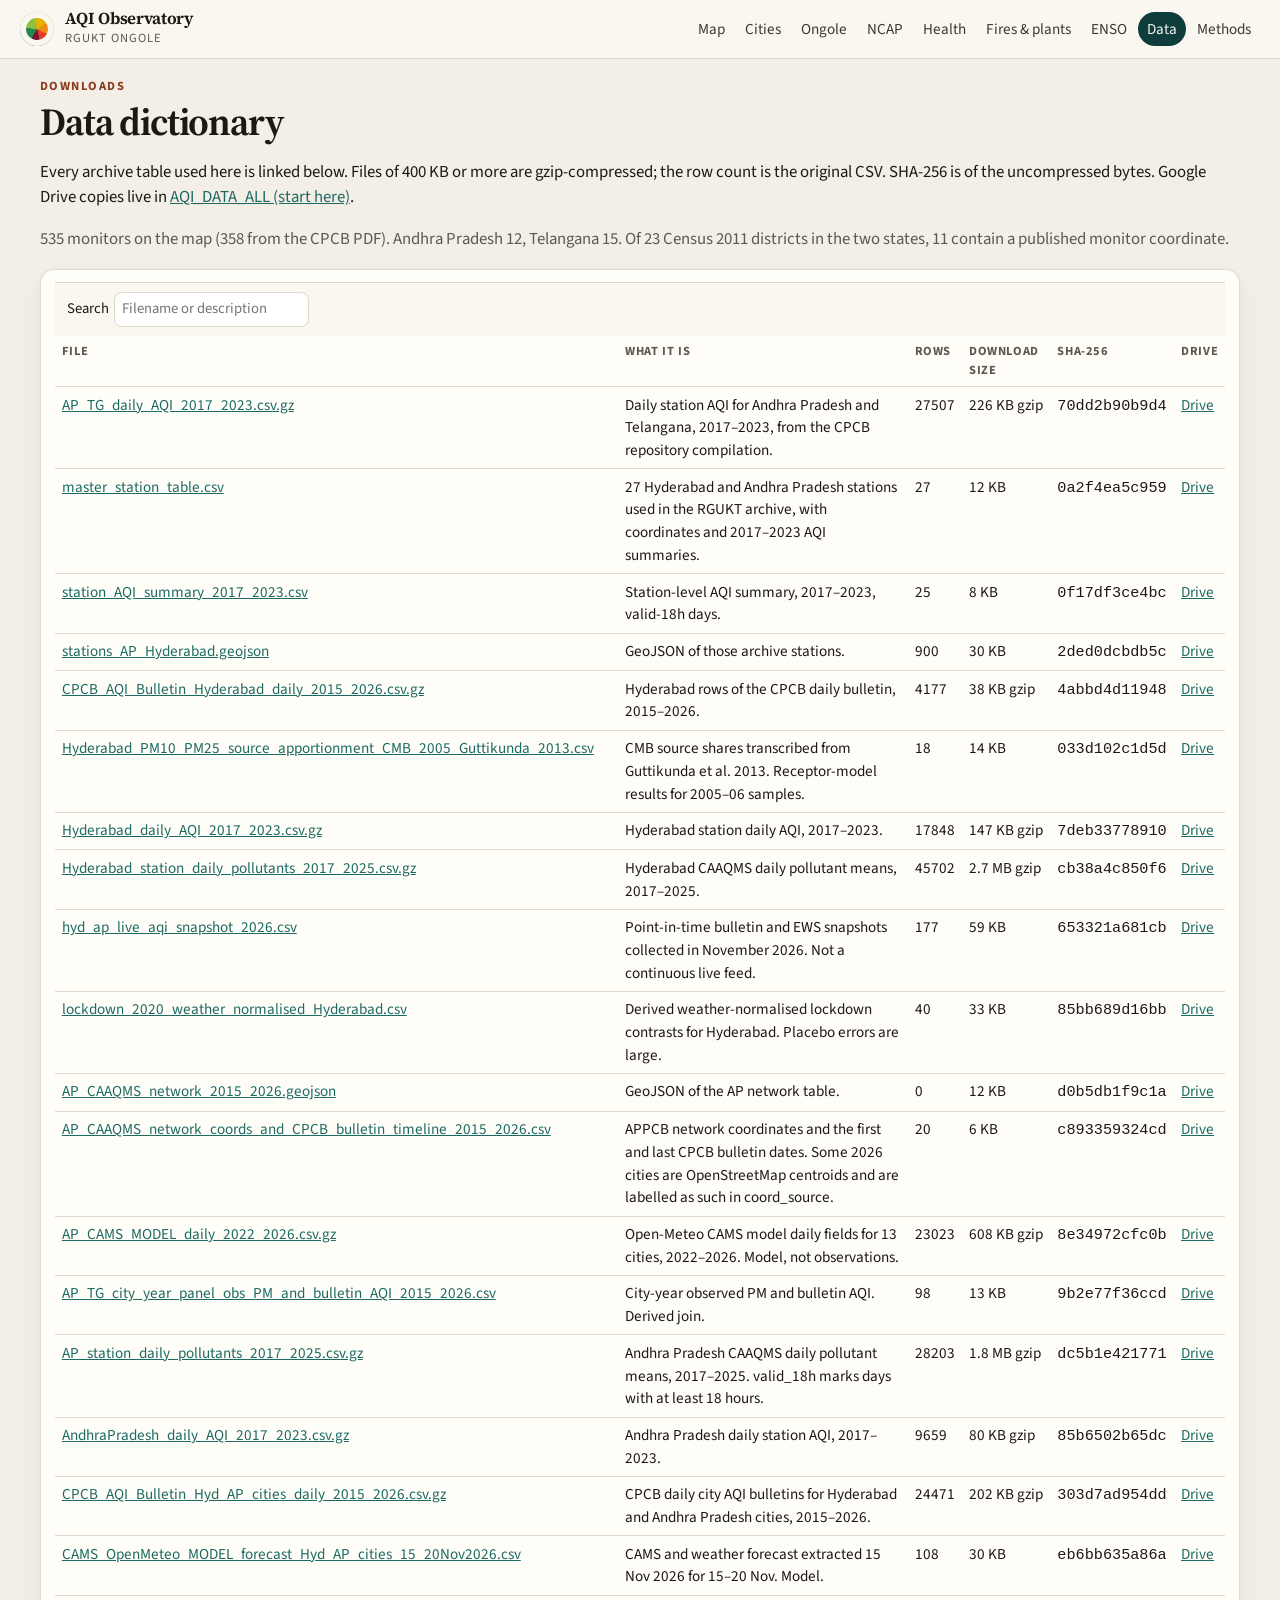
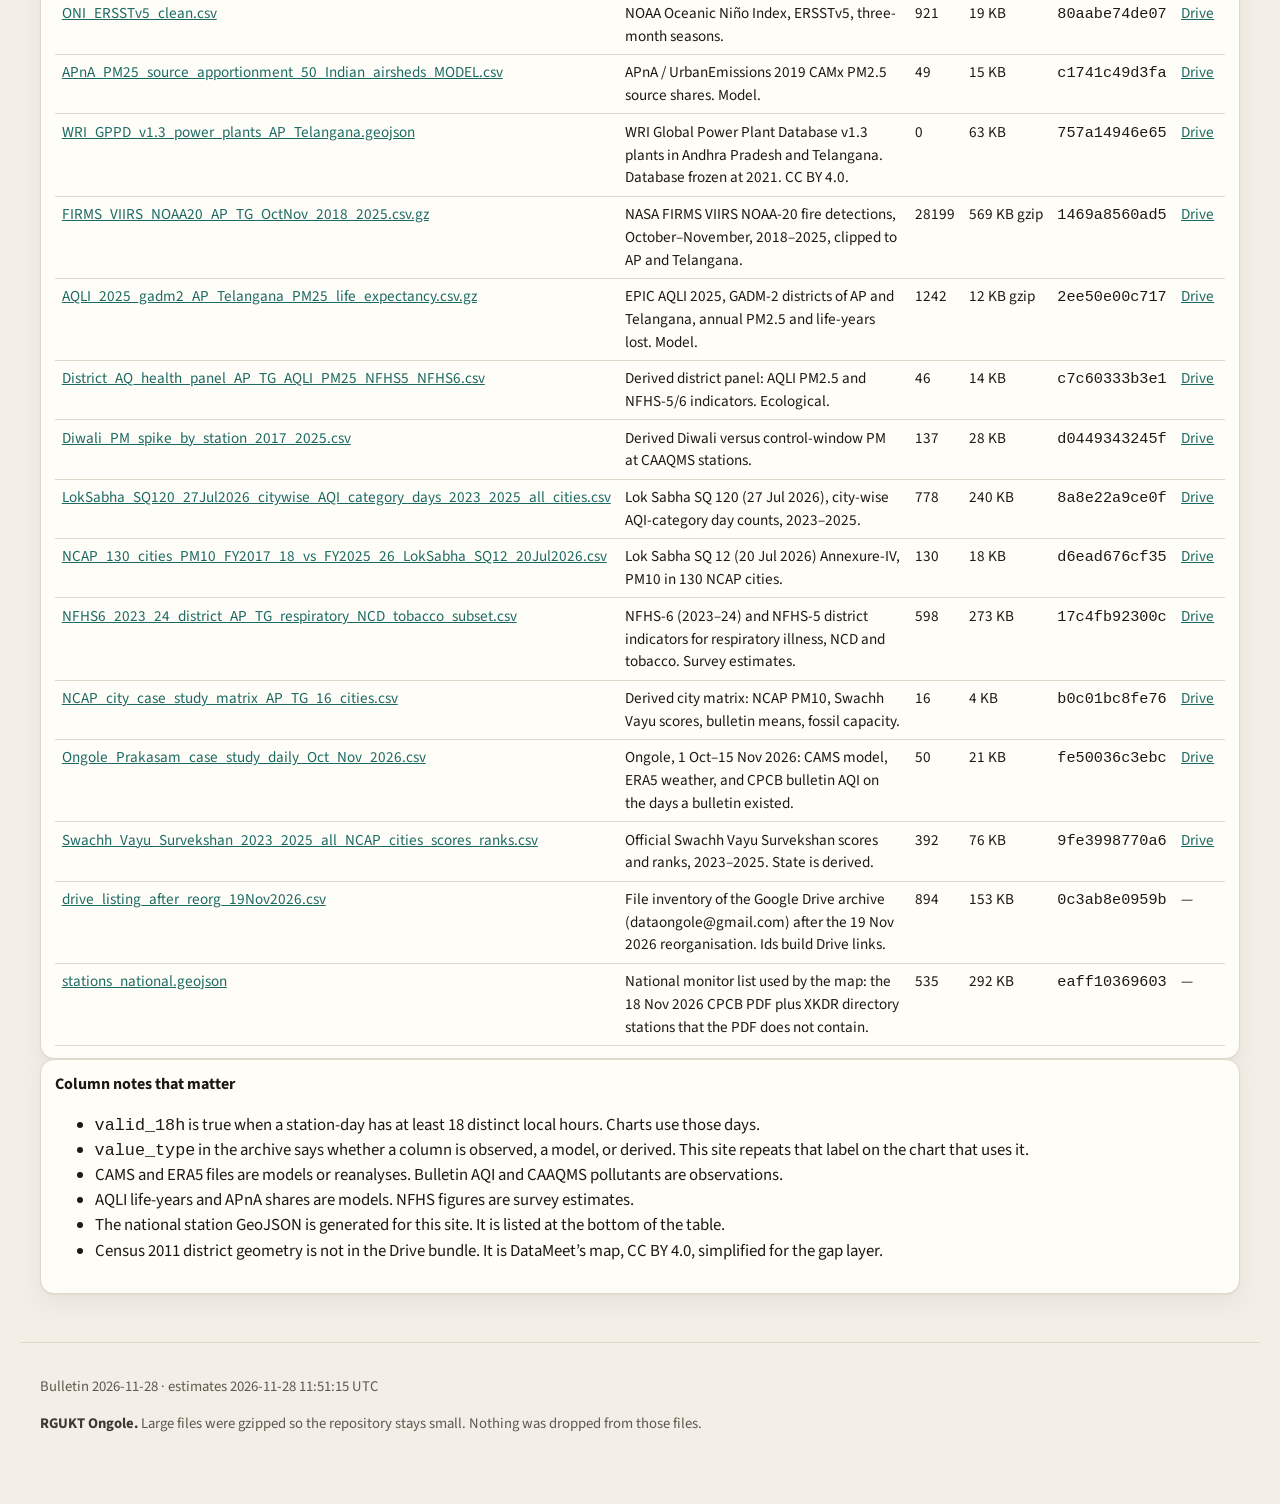
<file: data.html>
<!DOCTYPE html>
<html lang="en">
<head>
  <meta charset="utf-8">
  <meta name="viewport" content="width=device-width, initial-scale=1">
  <title>Data dictionary — RGUKT Ongole</title>
  <link rel="icon" href="favicon.svg" type="image/svg+xml">
  <link rel="preconnect" href="https://fonts.googleapis.com">
  <link rel="preconnect" href="https://fonts.gstatic.com" crossorigin>
  <link href="https://fonts.googleapis.com/css2?family=Source+Sans+3:wght@400;600;700&family=Source+Serif+4:opsz,wght@8..60,560;8..60,650&display=swap" rel="stylesheet">
  <link rel="stylesheet" href="css/styles.css">
</head>
<body>
  <a class="skip" href="#content">Skip to content</a>
  <header class="site-header">
    <a class="brand" href="index.html"><span class="mark" aria-hidden="true"></span><span><span class="brand-name">AQI Observatory</span><span class="brand-sub">RGUKT Ongole</span></span></a>
    <button class="nav-toggle" type="button" aria-expanded="false" aria-controls="site-nav">Menu</button>
    <nav id="site-nav" class="site-nav" aria-label="Primary">
      <a href="index.html">Map</a><a href="series.html">Cities</a><a href="ongole.html">Ongole</a><a href="ncap.html">NCAP</a><a href="health.html">Health</a><a href="emissions.html">Fires &amp; plants</a><a href="enso.html">ENSO</a><a href="data.html" aria-current="page">Data</a><a href="methods.html">Methods</a>
    </nav>
  </header>
  <main id="content">
    <p class="kicker">Downloads</p>
    <div class="page-head"><h1>Data dictionary</h1>
      <p>Every archive table used here is linked below. Files of 400 KB or more are gzip-compressed; the row count is the original CSV. SHA-256 is of the uncompressed bytes. Google Drive copies live in <a id="drive-link" href="https://drive.google.com/drive/folders/1Q9KlGgUM53I7rSg95I7NhhphVkNkYrjw">the archive folder</a>.</p>
      <p id="cov" class="muted"></p></div>
    <section class="block">
      <div class="filters"><label>Search <input id="q" type="search" placeholder="Filename or description"></label></div>
      <div class="table-wrap"><table id="files">
        <thead><tr><th>File</th><th>What it is</th><th>Rows</th><th>Download size</th><th>SHA-256</th><th>Drive</th></tr></thead>
        <tbody></tbody>
      </table></div>
    </section>
    <section class="block">
      <h2>Column notes that matter</h2>
      <ul>
        <li><code>valid_18h</code> is true when a station-day has at least 18 distinct local hours. Charts use those days.</li>
        <li><code>value_type</code> in the archive says whether a column is observed, a model, or derived. This site repeats that label on the chart that uses it.</li>
        <li>CAMS and ERA5 files are models or reanalyses. Bulletin AQI and CAAQMS pollutants are observations.</li>
        <li>AQLI life-years and APnA shares are models. NFHS figures are survey estimates.</li>
        <li>The national station GeoJSON is generated for this site. It is listed at the bottom of the table.</li>
        <li>Census 2011 district geometry is not in the Drive bundle. It is DataMeet’s map, CC BY 4.0, simplified for the gap layer.</li>
      </ul>
    </section>
  </main>
  <footer class="site-footer"><p id="updated"></p><p><strong>RGUKT Ongole.</strong> Large files were gzipped so the repository stays small. Nothing was dropped from those files.</p></footer>
  <script src="js/nav.js"></script>
  <script src="js/data-page.js"></script>
</body>
</html>
</file>
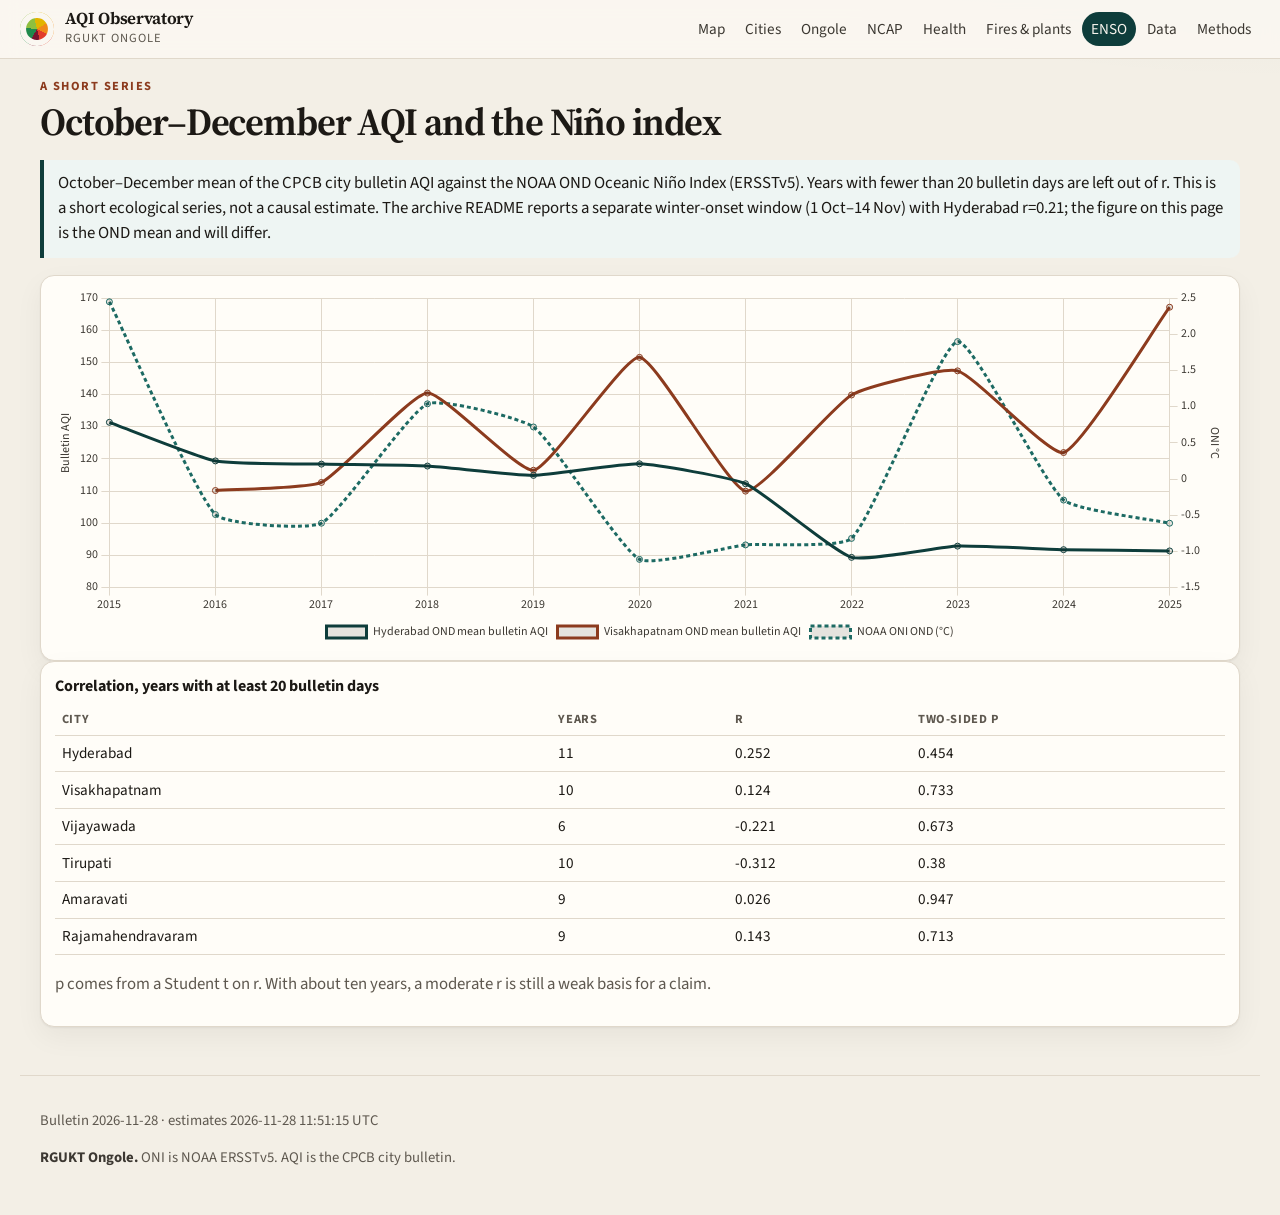
<file: enso.html>
<!DOCTYPE html>
<html lang="en">
<head>
  <meta charset="utf-8">
  <meta name="viewport" content="width=device-width, initial-scale=1">
  <title>ENSO and AQI — RGUKT Ongole</title>
  <link rel="icon" href="favicon.svg" type="image/svg+xml">
  <link rel="preconnect" href="https://fonts.googleapis.com">
  <link rel="preconnect" href="https://fonts.gstatic.com" crossorigin>
  <link href="https://fonts.googleapis.com/css2?family=Source+Sans+3:wght@400;600;700&family=Source+Serif+4:opsz,wght@8..60,560;8..60,650&display=swap" rel="stylesheet">
  <link rel="stylesheet" href="css/styles.css">
</head>
<body>
  <a class="skip" href="#content">Skip to content</a>
  <header class="site-header">
    <a class="brand" href="index.html"><span class="mark" aria-hidden="true"></span><span><span class="brand-name">AQI Observatory</span><span class="brand-sub">RGUKT Ongole</span></span></a>
    <button class="nav-toggle" type="button" aria-expanded="false" aria-controls="site-nav">Menu</button>
    <nav id="site-nav" class="site-nav" aria-label="Primary">
      <a href="index.html">Map</a><a href="series.html">Cities</a><a href="ongole.html">Ongole</a><a href="ncap.html">NCAP</a><a href="health.html">Health</a><a href="emissions.html">Fires &amp; plants</a><a href="enso.html" aria-current="page">ENSO</a><a href="data.html">Data</a><a href="methods.html">Methods</a>
    </nav>
  </header>
  <main id="content">
    <p class="kicker">A short series</p>
    <div class="page-head"><h1>October–December AQI and the Niño index</h1>
      <p id="enso-note" class="callout"></p></div>
    <section class="block">
      <div class="chart-box"><canvas id="enso-chart" aria-label="Bulletin AQI and ONI"></canvas></div>
    </section>
    <section class="block">
      <h2>Correlation, years with at least 20 bulletin days</h2>
      <table id="enso-table"><thead><tr><th>City</th><th>Years</th><th>r</th><th>two-sided p</th></tr></thead><tbody></tbody></table>
      <p class="muted">p comes from a Student t on r. With about ten years, a moderate r is still a weak basis for a claim.</p>
    </section>
  </main>
  <footer class="site-footer"><p id="updated"></p><p><strong>RGUKT Ongole.</strong> ONI is NOAA ERSSTv5. AQI is the CPCB city bulletin.</p></footer>
  <script src="vendor/chart.js"></script>
  <script src="js/nav.js"></script>
  <script src="js/chart-theme.js"></script>
  <script src="js/enso.js"></script>
</body>
</html>
</file>
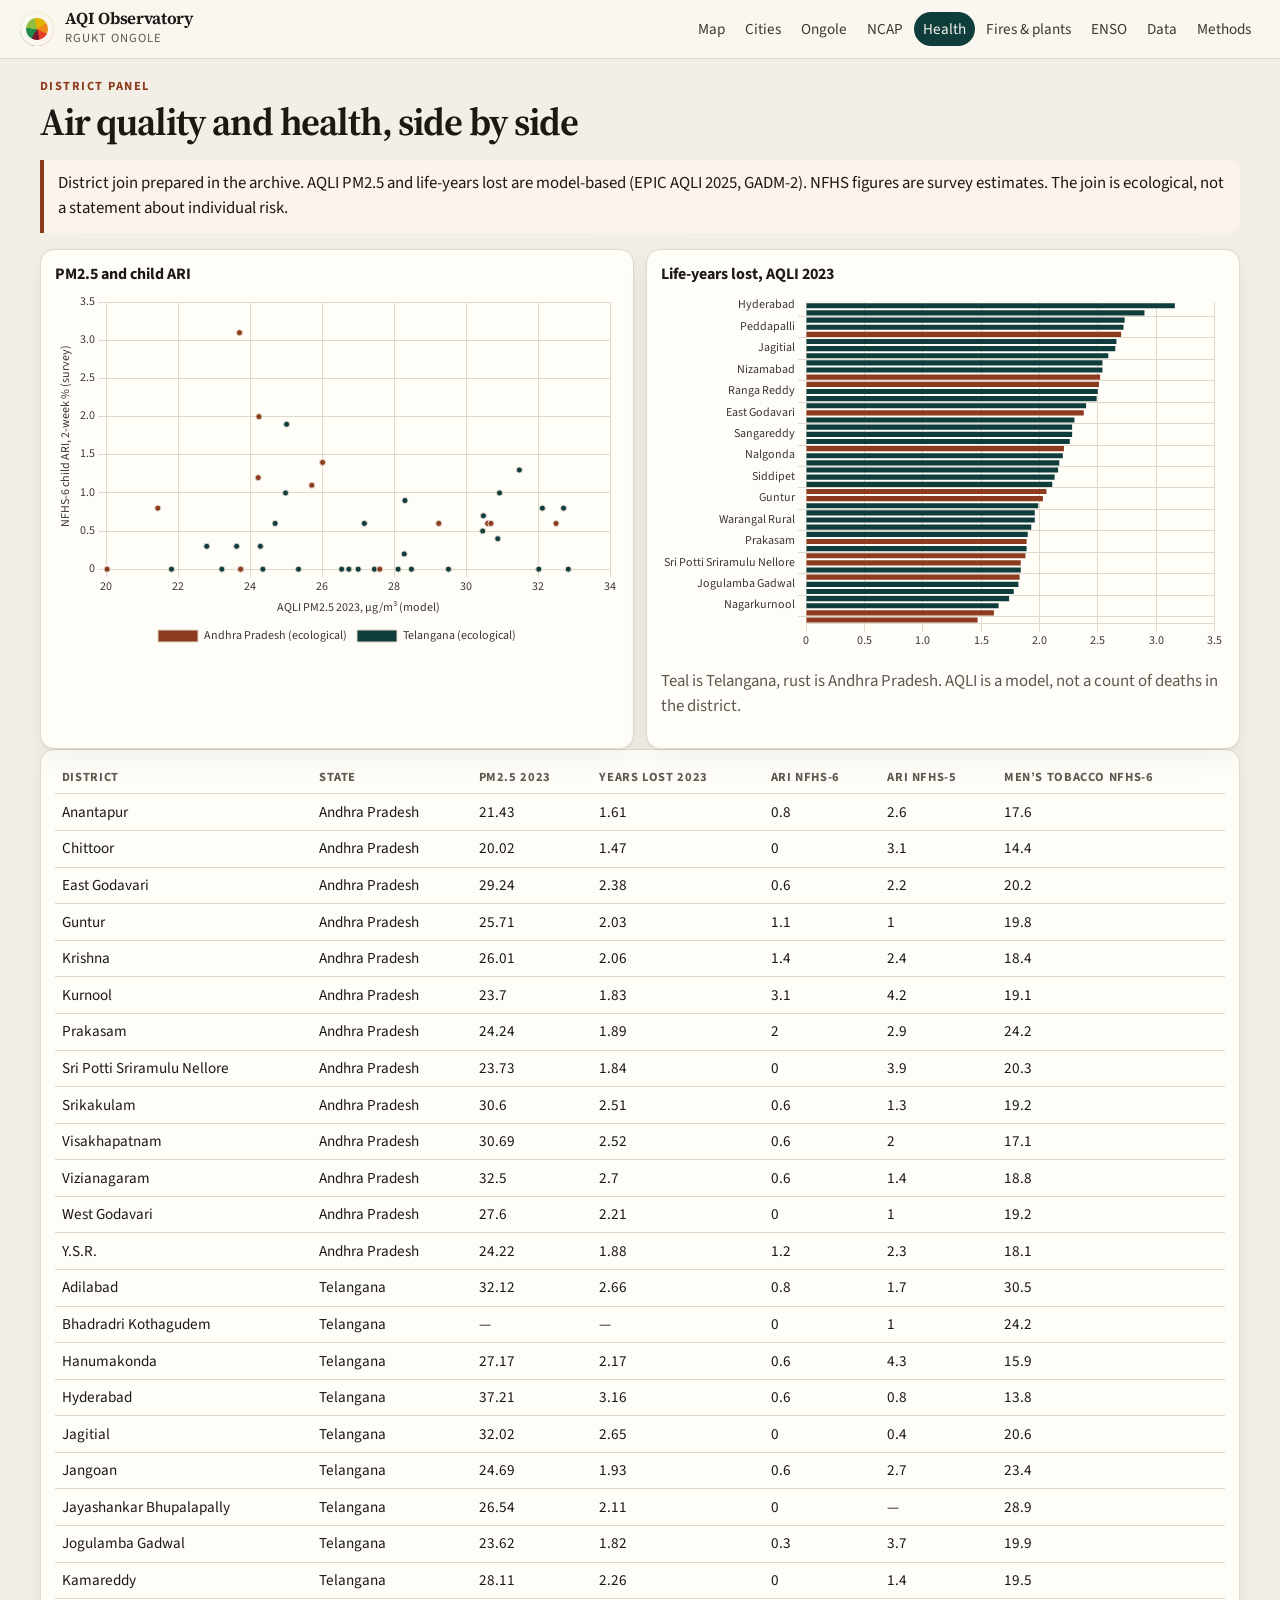
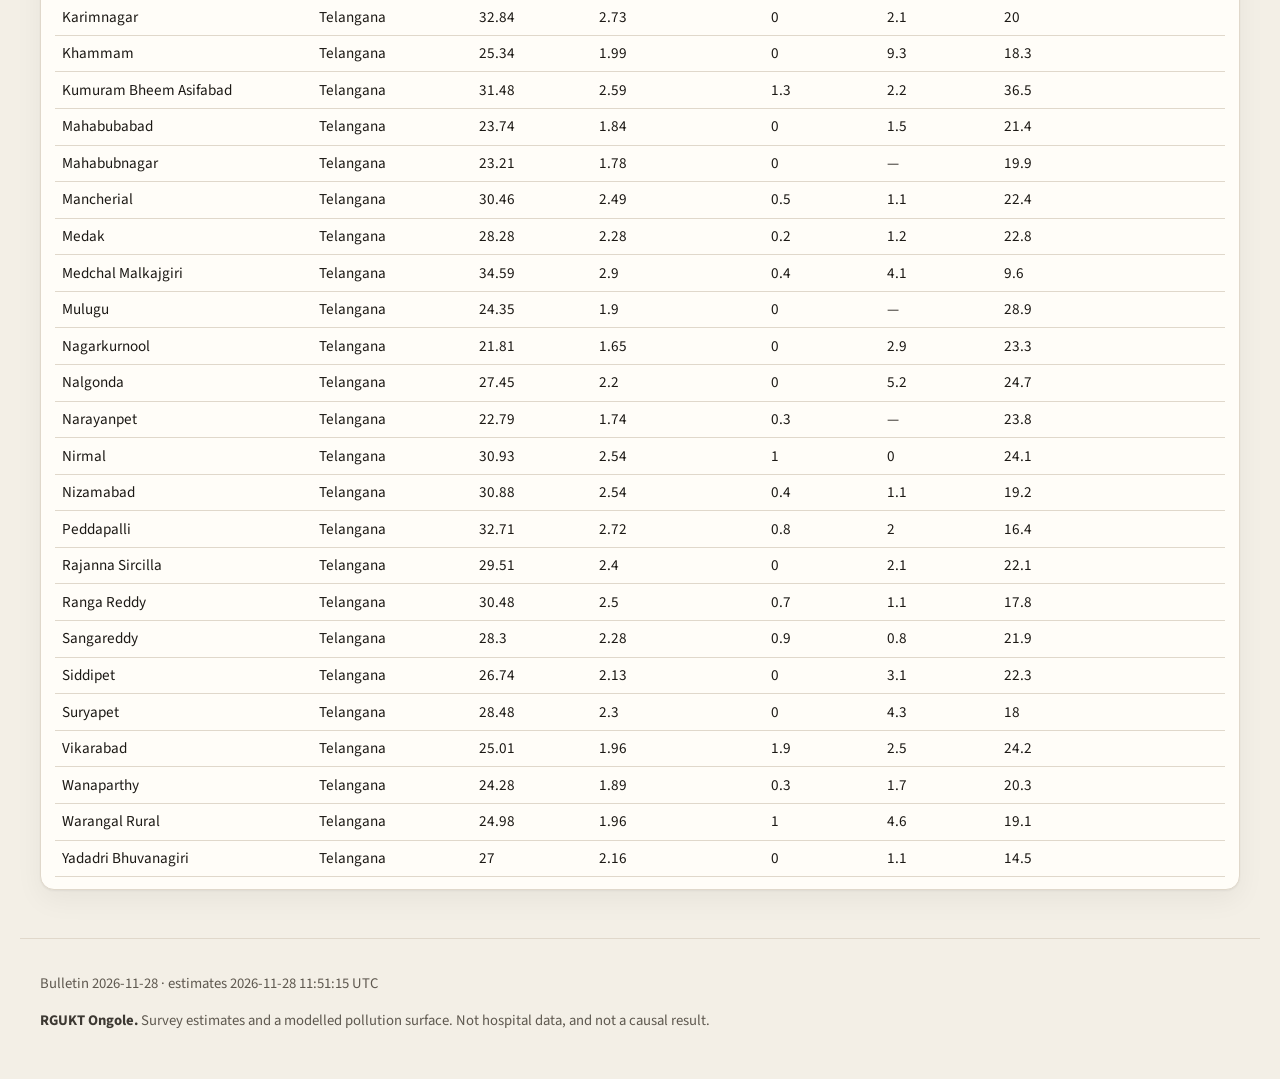
<file: health.html>
<!DOCTYPE html>
<html lang="en">
<head>
  <meta charset="utf-8">
  <meta name="viewport" content="width=device-width, initial-scale=1">
  <title>Health panel — RGUKT Ongole</title>
  <link rel="icon" href="favicon.svg" type="image/svg+xml">
  <link rel="preconnect" href="https://fonts.googleapis.com">
  <link rel="preconnect" href="https://fonts.gstatic.com" crossorigin>
  <link href="https://fonts.googleapis.com/css2?family=Source+Sans+3:wght@400;600;700&family=Source+Serif+4:opsz,wght@8..60,560;8..60,650&display=swap" rel="stylesheet">
  <link rel="stylesheet" href="css/styles.css">
</head>
<body>
  <a class="skip" href="#content">Skip to content</a>
  <header class="site-header">
    <a class="brand" href="index.html"><span class="mark" aria-hidden="true"></span><span><span class="brand-name">AQI Observatory</span><span class="brand-sub">RGUKT Ongole</span></span></a>
    <button class="nav-toggle" type="button" aria-expanded="false" aria-controls="site-nav">Menu</button>
    <nav id="site-nav" class="site-nav" aria-label="Primary">
      <a href="index.html">Map</a><a href="series.html">Cities</a><a href="ongole.html">Ongole</a><a href="ncap.html">NCAP</a><a href="health.html" aria-current="page">Health</a><a href="emissions.html">Fires &amp; plants</a><a href="enso.html">ENSO</a><a href="data.html">Data</a><a href="methods.html">Methods</a>
    </nav>
  </header>
  <main id="content">
    <p class="kicker">District panel</p>
    <div class="page-head"><h1>Air quality and health, side by side</h1>
      <p id="health-note" class="callout warn"></p></div>
    <div class="grid-2">
      <section class="block"><h2>PM2.5 and child ARI</h2><div class="chart-box"><canvas id="scatter" aria-label="Scatter of AQLI PM2.5 and NFHS child ARI"></canvas></div></section>
      <section class="block"><h2>Life-years lost, AQLI 2023</h2><div class="chart-box"><canvas id="llpp" aria-label="Life years lost by district"></canvas></div>
        <p class="muted">Teal is Telangana, rust is Andhra Pradesh. AQLI is a model, not a count of deaths in the district.</p></section>
    </div>
    <section class="block">
      <div class="table-wrap"><table id="health-table">
        <thead><tr><th>District</th><th>State</th><th>PM2.5 2023</th><th>Years lost 2023</th><th>ARI NFHS-6</th><th>ARI NFHS-5</th><th>Men’s tobacco NFHS-6</th></tr></thead>
        <tbody></tbody>
      </table></div>
    </section>
  </main>
  <footer class="site-footer"><p id="updated"></p><p><strong>RGUKT Ongole.</strong> Survey estimates and a modelled pollution surface. Not hospital data, and not a causal result.</p></footer>
  <script src="vendor/chart.js"></script>
  <script src="js/nav.js"></script>
  <script src="js/chart-theme.js"></script>
  <script src="js/health.js"></script>
</body>
</html>
</file>
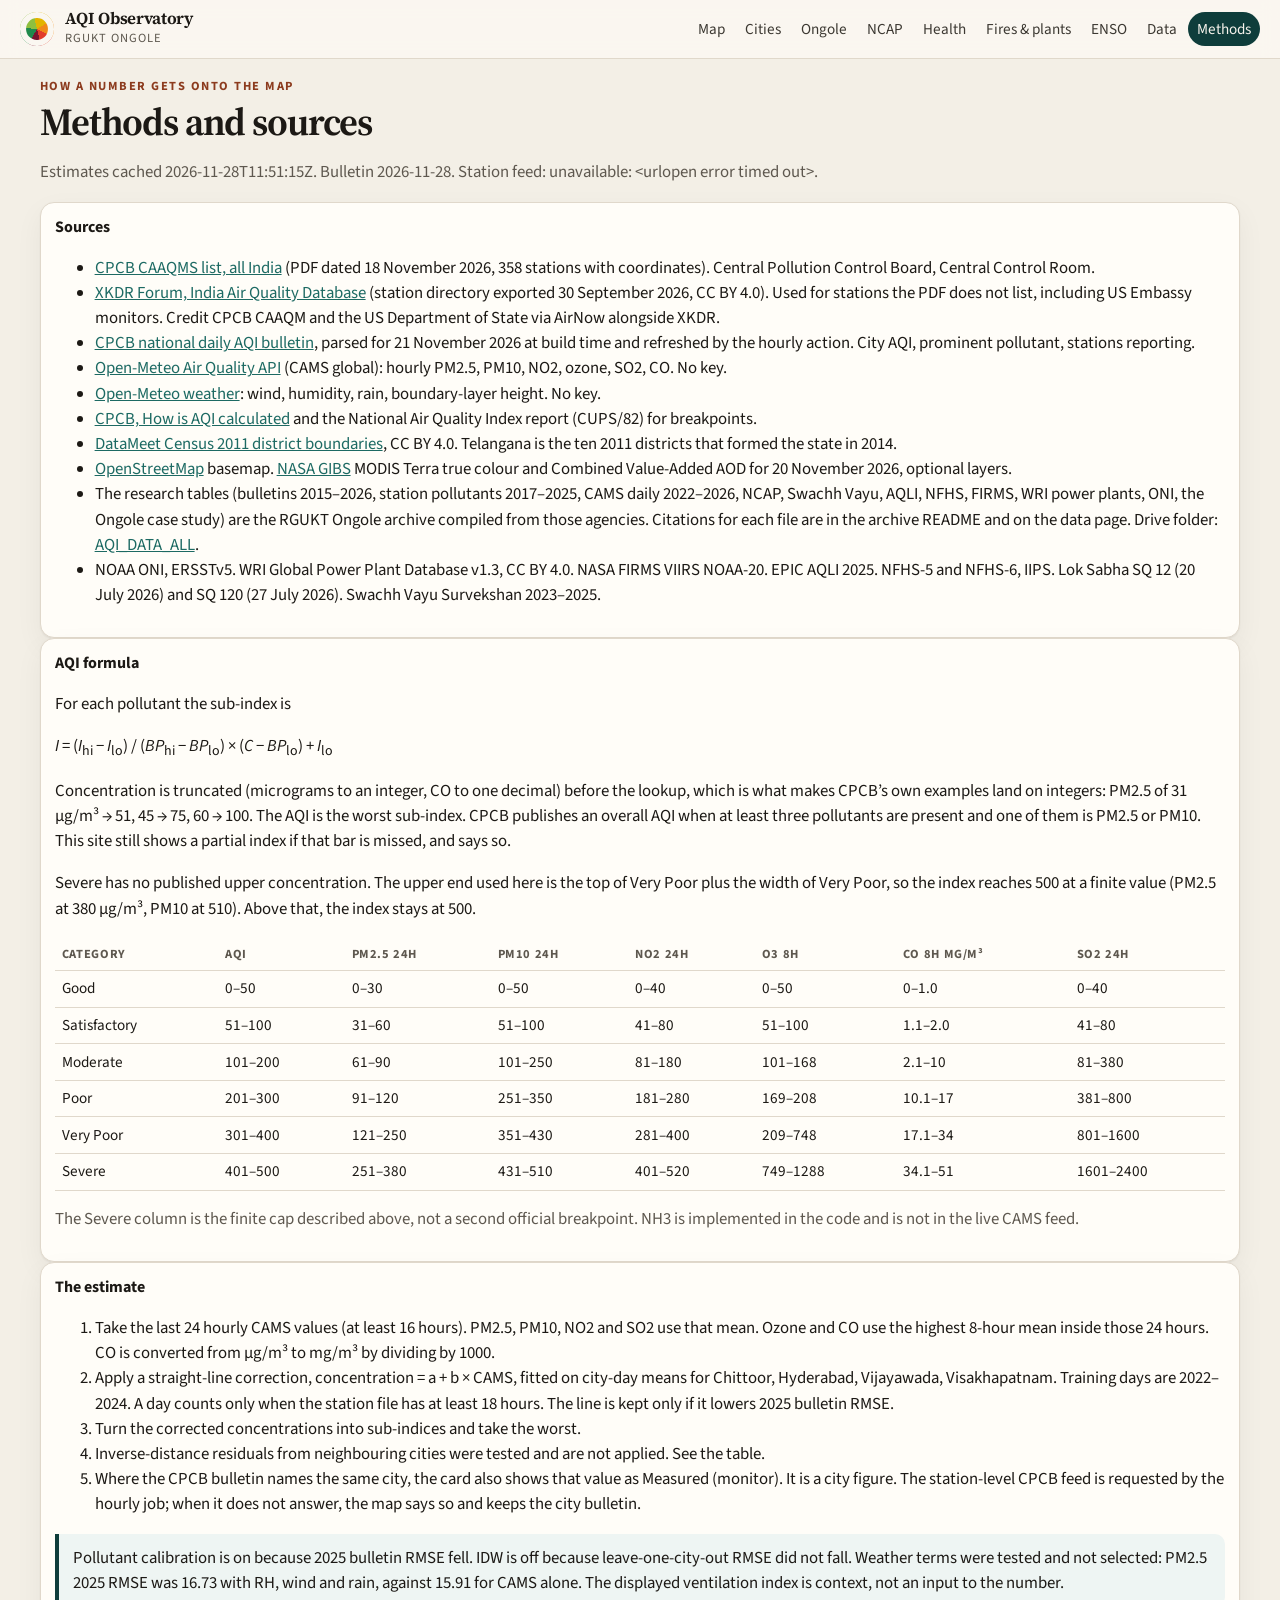
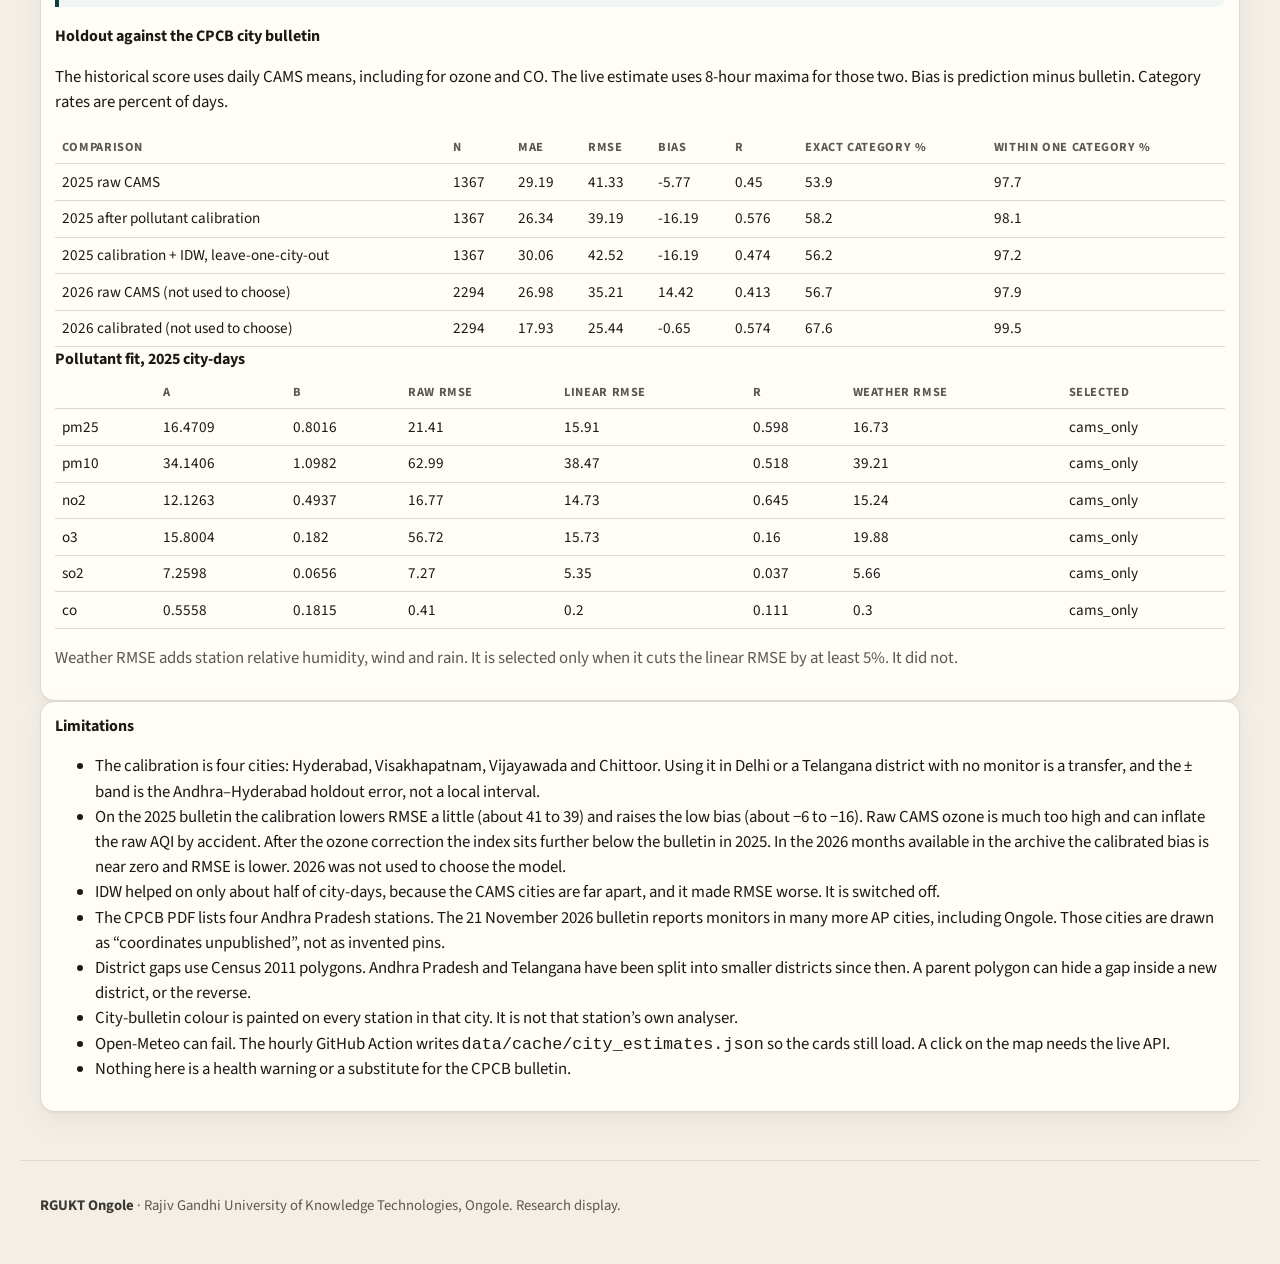
<file: methods.html>
<!DOCTYPE html>
<html lang="en">
<head>
  <meta charset="utf-8">
  <meta name="viewport" content="width=device-width, initial-scale=1">
  <title>Methods and sources — RGUKT Ongole</title>
  <link rel="icon" href="favicon.svg" type="image/svg+xml">
  <link rel="preconnect" href="https://fonts.googleapis.com">
  <link rel="preconnect" href="https://fonts.gstatic.com" crossorigin>
  <link href="https://fonts.googleapis.com/css2?family=Source+Sans+3:wght@400;600;700&family=Source+Serif+4:opsz,wght@8..60,560;8..60,650&display=swap" rel="stylesheet">
  <link rel="stylesheet" href="css/styles.css">
</head>
<body>
  <a class="skip" href="#content">Skip to content</a>
  <header class="site-header">
    <a class="brand" href="index.html"><span class="mark" aria-hidden="true"></span><span><span class="brand-name">AQI Observatory</span><span class="brand-sub">RGUKT Ongole</span></span></a>
    <button class="nav-toggle" type="button" aria-expanded="false" aria-controls="site-nav">Menu</button>
    <nav id="site-nav" class="site-nav" aria-label="Primary">
      <a href="index.html">Map</a><a href="series.html">Cities</a><a href="ongole.html">Ongole</a><a href="ncap.html">NCAP</a><a href="health.html">Health</a><a href="emissions.html">Fires &amp; plants</a><a href="enso.html">ENSO</a><a href="data.html">Data</a><a href="methods.html" aria-current="page">Methods</a>
    </nav>
  </header>
  <main id="content">
    <p class="kicker">How a number gets onto the map</p>
    <div class="page-head"><h1>Methods and sources</h1>
      <p id="freshness" class="muted"></p></div>

    <section class="block">
      <h2>Sources</h2>
      <ul>
        <li><a href="https://app.cpcbccr.com/ccr_docs/caaqms_list_All_India.pdf">CPCB CAAQMS list, all India</a> (PDF dated 18 November 2026, 358 stations with coordinates). Central Pollution Control Board, Central Control Room.</li>
        <li><a href="https://airquality.xkdr.org/">XKDR Forum, India Air Quality Database</a> (station directory exported 30 September 2026, CC BY 4.0). Used for stations the PDF does not list, including US Embassy monitors. Credit CPCB CAAQM and the US Department of State via AirNow alongside XKDR.</li>
        <li><a href="https://cpcb.gov.in/upload/Downloads/AQI_Bulletin_20261121.pdf">CPCB national daily AQI bulletin</a>, parsed for 21 November 2026 at build time and refreshed by the hourly action. City AQI, prominent pollutant, stations reporting.</li>
        <li><a href="https://air-quality-api.open-meteo.com/">Open-Meteo Air Quality API</a> (CAMS global): hourly PM2.5, PM10, NO2, ozone, SO2, CO. No key.</li>
        <li><a href="https://api.open-meteo.com/">Open-Meteo weather</a>: wind, humidity, rain, boundary-layer height. No key.</li>
        <li><a href="https://app.cpcbccr.com/ccr_docs/How_AQI_Calculated.pdf">CPCB, How is AQI calculated</a> and the National Air Quality Index report (CUPS/82) for breakpoints.</li>
        <li><a href="https://github.com/datameet/maps">DataMeet Census 2011 district boundaries</a>, CC BY 4.0. Telangana is the ten 2011 districts that formed the state in 2014.</li>
        <li><a href="https://www.openstreetmap.org/copyright">OpenStreetMap</a> basemap. <a href="https://gibs.earthdata.nasa.gov/">NASA GIBS</a> MODIS Terra true colour and Combined Value-Added AOD for 20 November 2026, optional layers.</li>
        <li>The research tables (bulletins 2015–2026, station pollutants 2017–2025, CAMS daily 2022–2026, NCAP, Swachh Vayu, AQLI, NFHS, FIRMS, WRI power plants, ONI, the Ongole case study) are the RGUKT Ongole archive compiled from those agencies. Citations for each file are in the archive README and on the data page. Drive folder: <a href="https://drive.google.com/drive/folders/1Q9KlGgUM53I7rSg95I7NhhphVkNkYrjw">AQI_DATA_ALL</a>.</li>
        <li>NOAA ONI, ERSSTv5. WRI Global Power Plant Database v1.3, CC BY 4.0. NASA FIRMS VIIRS NOAA-20. EPIC AQLI 2025. NFHS-5 and NFHS-6, IIPS. Lok Sabha SQ 12 (20 July 2026) and SQ 120 (27 July 2026). Swachh Vayu Survekshan 2023–2025.</li>
      </ul>
    </section>

    <section class="block">
      <h2>AQI formula</h2>
      <p>For each pollutant the sub-index is</p>
      <p><em>I</em> = (<em>I</em><sub>hi</sub> − <em>I</em><sub>lo</sub>) / (<em>BP</em><sub>hi</sub> − <em>BP</em><sub>lo</sub>) × (<em>C</em> − <em>BP</em><sub>lo</sub>) + <em>I</em><sub>lo</sub></p>
      <p>Concentration is truncated (micrograms to an integer, CO to one decimal) before the lookup, which is what makes CPCB’s own examples land on integers: PM2.5 of 31 µg/m³ → 51, 45 → 75, 60 → 100. The AQI is the worst sub-index. CPCB publishes an overall AQI when at least three pollutants are present and one of them is PM2.5 or PM10. This site still shows a partial index if that bar is missed, and says so.</p>
      <p>Severe has no published upper concentration. The upper end used here is the top of Very Poor plus the width of Very Poor, so the index reaches 500 at a finite value (PM2.5 at 380 µg/m³, PM10 at 510). Above that, the index stays at 500.</p>
      <div class="table-wrap"><table>
        <thead><tr><th>Category</th><th>AQI</th><th>PM2.5 24h</th><th>PM10 24h</th><th>NO2 24h</th><th>O3 8h</th><th>CO 8h mg/m³</th><th>SO2 24h</th></tr></thead>
        <tbody>
          <tr><td>Good</td><td>0–50</td><td>0–30</td><td>0–50</td><td>0–40</td><td>0–50</td><td>0–1.0</td><td>0–40</td></tr>
          <tr><td>Satisfactory</td><td>51–100</td><td>31–60</td><td>51–100</td><td>41–80</td><td>51–100</td><td>1.1–2.0</td><td>41–80</td></tr>
          <tr><td>Moderate</td><td>101–200</td><td>61–90</td><td>101–250</td><td>81–180</td><td>101–168</td><td>2.1–10</td><td>81–380</td></tr>
          <tr><td>Poor</td><td>201–300</td><td>91–120</td><td>251–350</td><td>181–280</td><td>169–208</td><td>10.1–17</td><td>381–800</td></tr>
          <tr><td>Very Poor</td><td>301–400</td><td>121–250</td><td>351–430</td><td>281–400</td><td>209–748</td><td>17.1–34</td><td>801–1600</td></tr>
          <tr><td>Severe</td><td>401–500</td><td>251–380</td><td>431–510</td><td>401–520</td><td>749–1288</td><td>34.1–51</td><td>1601–2400</td></tr>
        </tbody>
      </table></div>
      <p class="muted">The Severe column is the finite cap described above, not a second official breakpoint. NH3 is implemented in the code and is not in the live CAMS feed.</p>
    </section>

    <section class="block">
      <h2>The estimate</h2>
      <ol>
        <li>Take the last 24 hourly CAMS values (at least 16 hours). PM2.5, PM10, NO2 and SO2 use that mean. Ozone and CO use the highest 8-hour mean inside those 24 hours. CO is converted from µg/m³ to mg/m³ by dividing by 1000.</li>
        <li>Apply a straight-line correction, concentration = a + b × CAMS, fitted on city-day means for <span id="fit-cities"></span>. Training days are 2022–2024. A day counts only when the station file has at least 18 hours. The line is kept only if it lowers 2025 bulletin RMSE.</li>
        <li>Turn the corrected concentrations into sub-indices and take the worst.</li>
        <li>Inverse-distance residuals from neighbouring cities were tested and are not applied. See the table.</li>
        <li>Where the CPCB bulletin names the same city, the card also shows that value as Measured (monitor). It is a city figure. The station-level CPCB feed is requested by the hourly job; when it does not answer, the map says so and keeps the city bulletin.</li>
      </ol>
      <p id="choice" class="callout"></p>
      <h3>Holdout against the CPCB city bulletin</h3>
      <p>The historical score uses daily CAMS means, including for ozone and CO. The live estimate uses 8-hour maxima for those two. Bias is prediction minus bulletin. Category rates are percent of days.</p>
      <div class="table-wrap"><table id="metrics">
        <thead><tr><th>Comparison</th><th>n</th><th>MAE</th><th>RMSE</th><th>Bias</th><th>r</th><th>Exact category %</th><th>Within one category %</th></tr></thead>
        <tbody></tbody>
      </table></div>
      <h3>Pollutant fit, 2025 city-days</h3>
      <div class="table-wrap"><table id="pol">
        <thead><tr><th></th><th>a</th><th>b</th><th>Raw RMSE</th><th>Linear RMSE</th><th>r</th><th>Weather RMSE</th><th>Selected</th></tr></thead>
        <tbody></tbody>
      </table></div>
      <p class="muted">Weather RMSE adds station relative humidity, wind and rain. It is selected only when it cuts the linear RMSE by at least 5%. It did not.</p>
    </section>

    <section class="block">
      <h2>Limitations</h2>
      <ul>
        <li>The calibration is four cities: Hyderabad, Visakhapatnam, Vijayawada and Chittoor. Using it in Delhi or a Telangana district with no monitor is a transfer, and the ± band is the Andhra–Hyderabad holdout error, not a local interval.</li>
        <li>On the 2025 bulletin the calibration lowers RMSE a little (about 41 to 39) and raises the low bias (about −6 to −16). Raw CAMS ozone is much too high and can inflate the raw AQI by accident. After the ozone correction the index sits further below the bulletin in 2025. In the 2026 months available in the archive the calibrated bias is near zero and RMSE is lower. 2026 was not used to choose the model.</li>
        <li>IDW helped on only about half of city-days, because the CAMS cities are far apart, and it made RMSE worse. It is switched off.</li>
        <li>The CPCB PDF lists four Andhra Pradesh stations. The 21 November 2026 bulletin reports monitors in many more AP cities, including Ongole. Those cities are drawn as “coordinates unpublished”, not as invented pins.</li>
        <li>District gaps use Census 2011 polygons. Andhra Pradesh and Telangana have been split into smaller districts since then. A parent polygon can hide a gap inside a new district, or the reverse.</li>
        <li>City-bulletin colour is painted on every station in that city. It is not that station’s own analyser.</li>
        <li>Open-Meteo can fail. The hourly GitHub Action writes <code>data/cache/city_estimates.json</code> so the cards still load. A click on the map needs the live API.</li>
        <li>Nothing here is a health warning or a substitute for the CPCB bulletin.</li>
      </ul>
    </section>
  </main>
  <footer class="site-footer"><p><strong>RGUKT Ongole</strong> · Rajiv Gandhi University of Knowledge Technologies, Ongole. Research display.</p></footer>
  <script src="js/nav.js"></script>
  <script src="js/methods.js"></script>
</body>
</html>
</file>
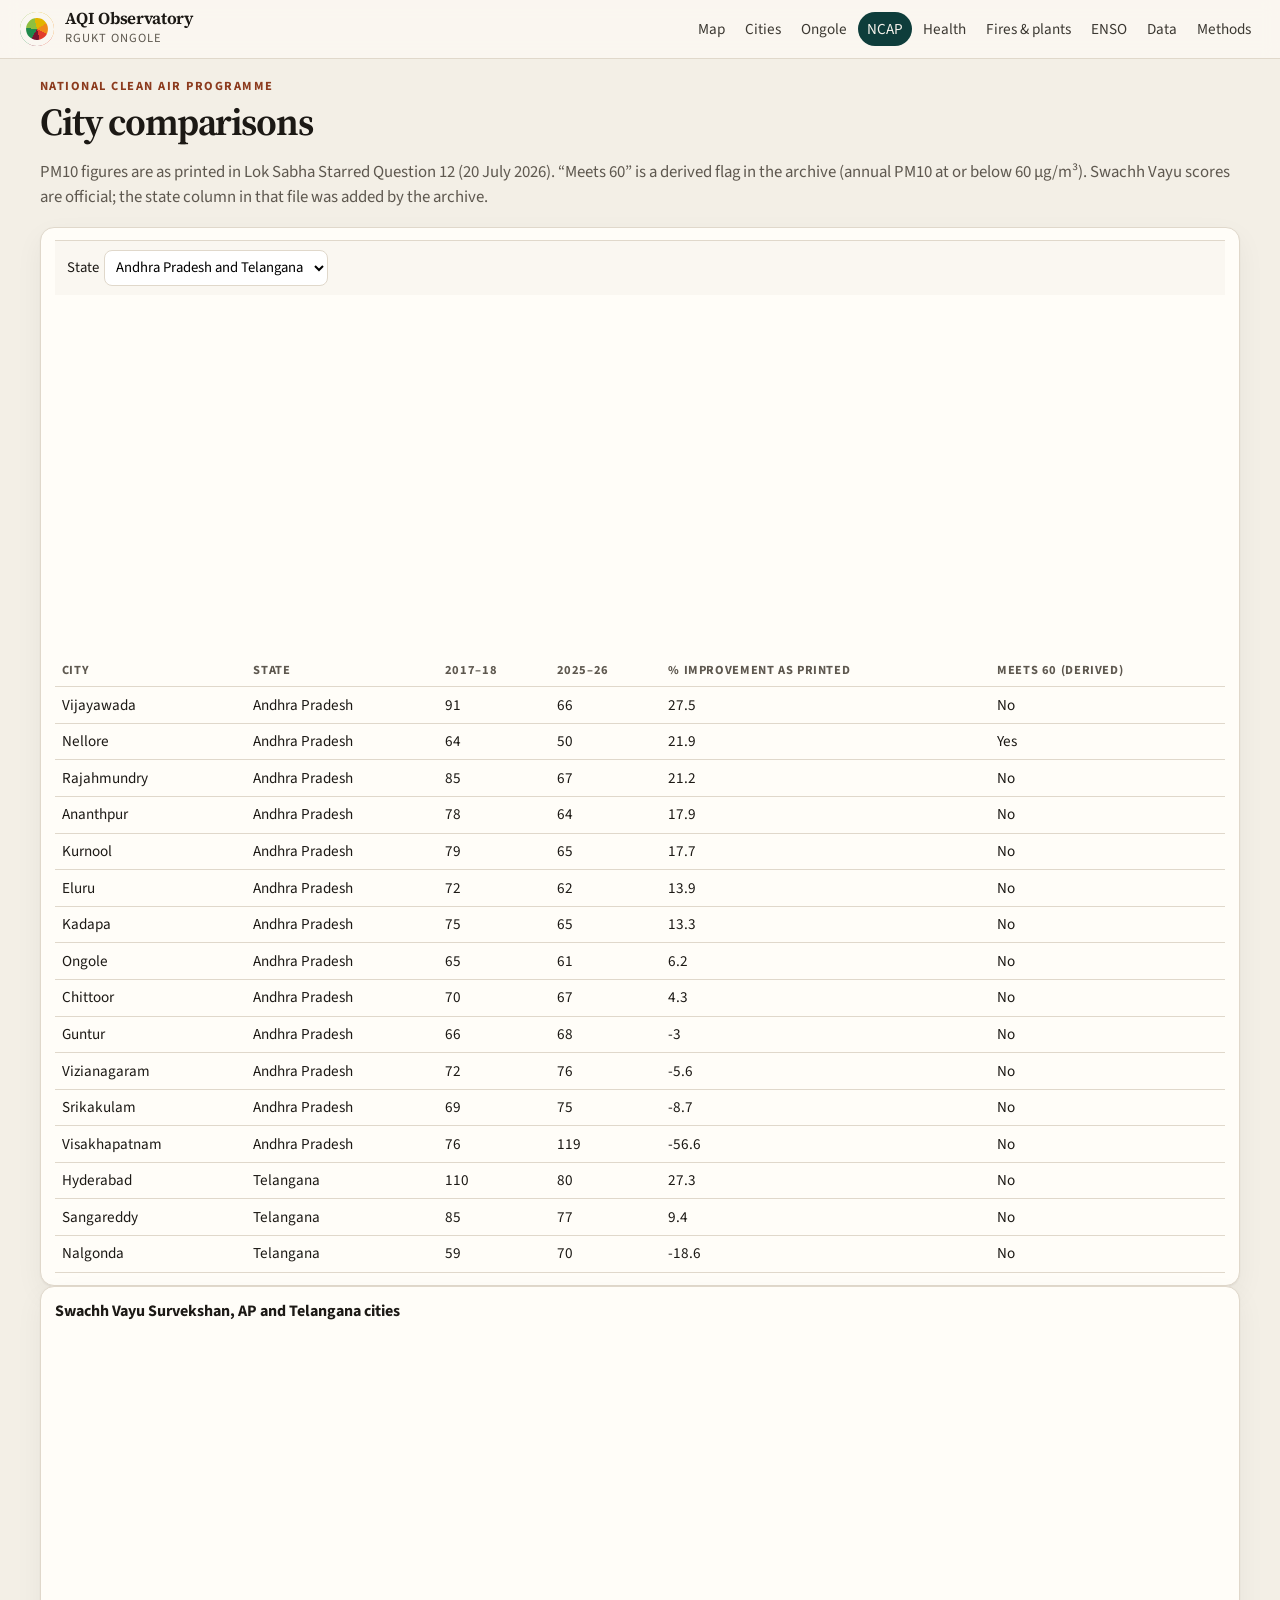
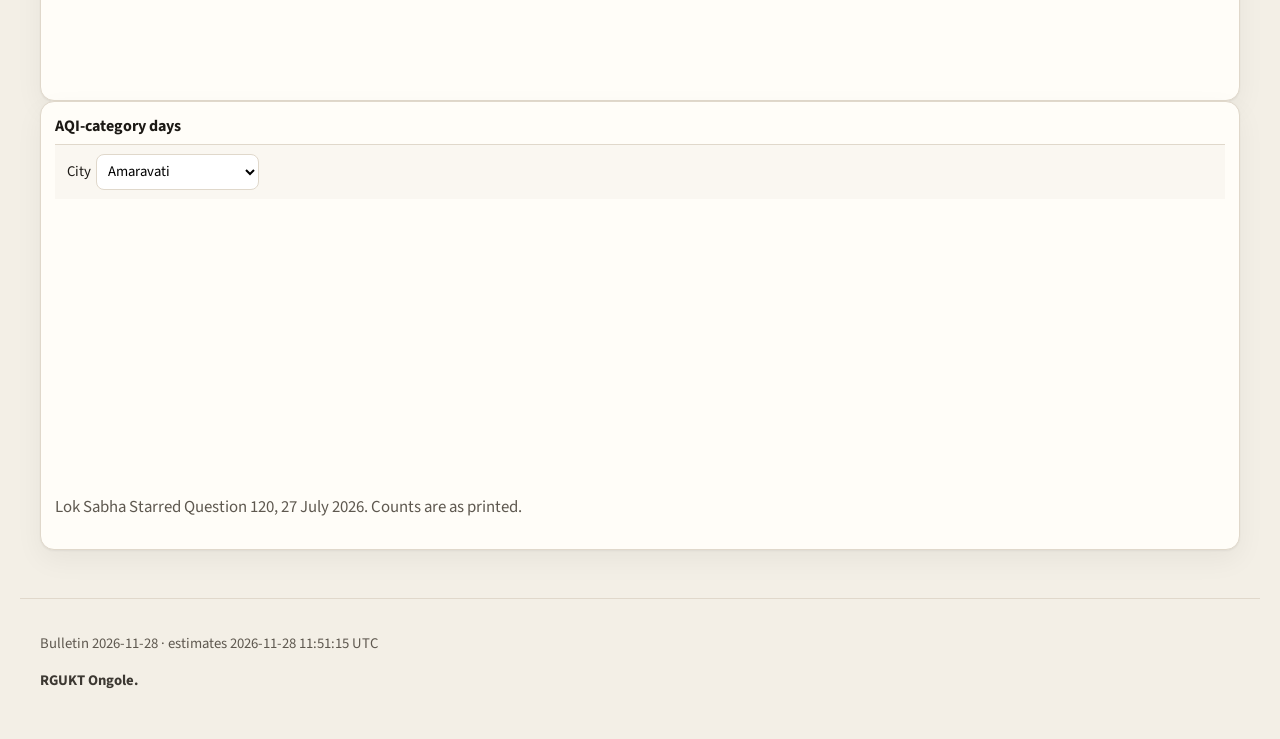
<file: ncap.html>
<!DOCTYPE html>
<html lang="en">
<head>
  <meta charset="utf-8">
  <meta name="viewport" content="width=device-width, initial-scale=1">
  <title>NCAP and Swachh Vayu — RGUKT Ongole</title>
  <link rel="icon" href="favicon.svg" type="image/svg+xml">
  <link rel="preconnect" href="https://fonts.googleapis.com">
  <link rel="preconnect" href="https://fonts.gstatic.com" crossorigin>
  <link href="https://fonts.googleapis.com/css2?family=Source+Sans+3:wght@400;600;700&family=Source+Serif+4:opsz,wght@8..60,560;8..60,650&display=swap" rel="stylesheet">
  <link rel="stylesheet" href="css/styles.css">
</head>
<body>
  <a class="skip" href="#content">Skip to content</a>
  <header class="site-header">
    <a class="brand" href="index.html"><span class="mark" aria-hidden="true"></span><span><span class="brand-name">AQI Observatory</span><span class="brand-sub">RGUKT Ongole</span></span></a>
    <button class="nav-toggle" type="button" aria-expanded="false" aria-controls="site-nav">Menu</button>
    <nav id="site-nav" class="site-nav" aria-label="Primary">
      <a href="index.html">Map</a><a href="series.html">Cities</a><a href="ongole.html">Ongole</a><a href="ncap.html" aria-current="page">NCAP</a><a href="health.html">Health</a><a href="emissions.html">Fires &amp; plants</a><a href="enso.html">ENSO</a><a href="data.html">Data</a><a href="methods.html">Methods</a>
    </nav>
  </header>
  <main id="content">
    <p class="kicker">National Clean Air Programme</p>
    <div class="page-head"><h1>City comparisons</h1>
      <p class="muted">PM10 figures are as printed in Lok Sabha Starred Question 12 (20 July 2026). “Meets 60” is a derived flag in the archive (annual PM10 at or below 60 µg/m³). Swachh Vayu scores are official; the state column in that file was added by the archive.</p></div>
    <section class="block">
      <div class="filters"><label>State <select id="state"></select></label></div>
      <div class="chart-box"><canvas id="pm-chart" aria-label="PM10 in 2017-18 and 2025-26"></canvas></div>
      <div class="table-wrap"><table id="pm-table"><thead><tr><th>City</th><th>State</th><th>2017–18</th><th>2025–26</th><th>% improvement as printed</th><th>Meets 60 (derived)</th></tr></thead><tbody></tbody></table></div>
    </section>
    <section class="block">
      <h2>Swachh Vayu Survekshan, AP and Telangana cities</h2>
      <div class="chart-box"><canvas id="svs-chart" aria-label="Swachh Vayu scores"></canvas></div>
    </section>
    <section class="block">
      <h2>AQI-category days</h2>
      <div class="filters"><label>City <select id="day-city"></select></label></div>
      <div class="chart-box short"><canvas id="day-chart" aria-label="Days in each AQI category"></canvas></div>
      <p class="muted">Lok Sabha Starred Question 120, 27 July 2026. Counts are as printed.</p>
    </section>
  </main>
  <footer class="site-footer"><p id="updated"></p><p><strong>RGUKT Ongole.</strong></p></footer>
  <script src="vendor/chart.js"></script>
  <script src="js/nav.js"></script>
  <script src="js/chart-theme.js"></script>
  <script src="js/ncap.js"></script>
</body>
</html>
</file>
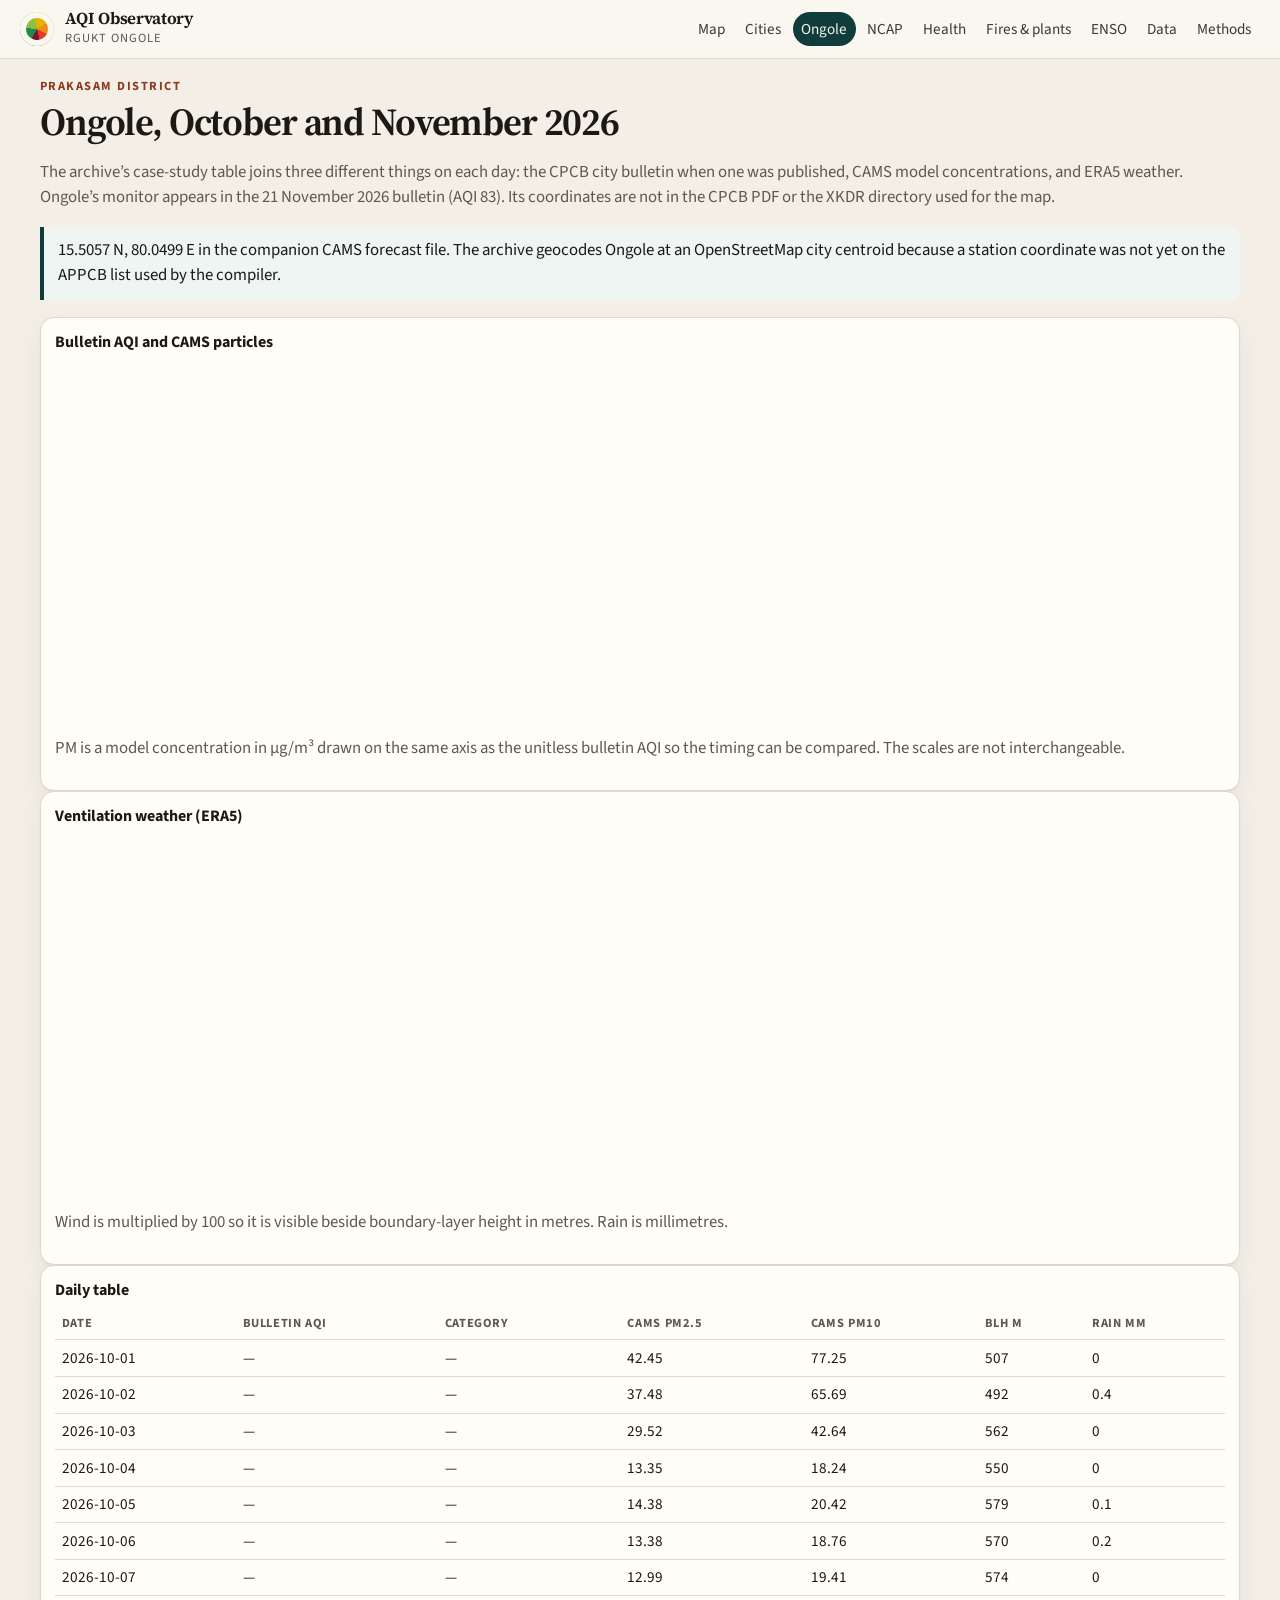
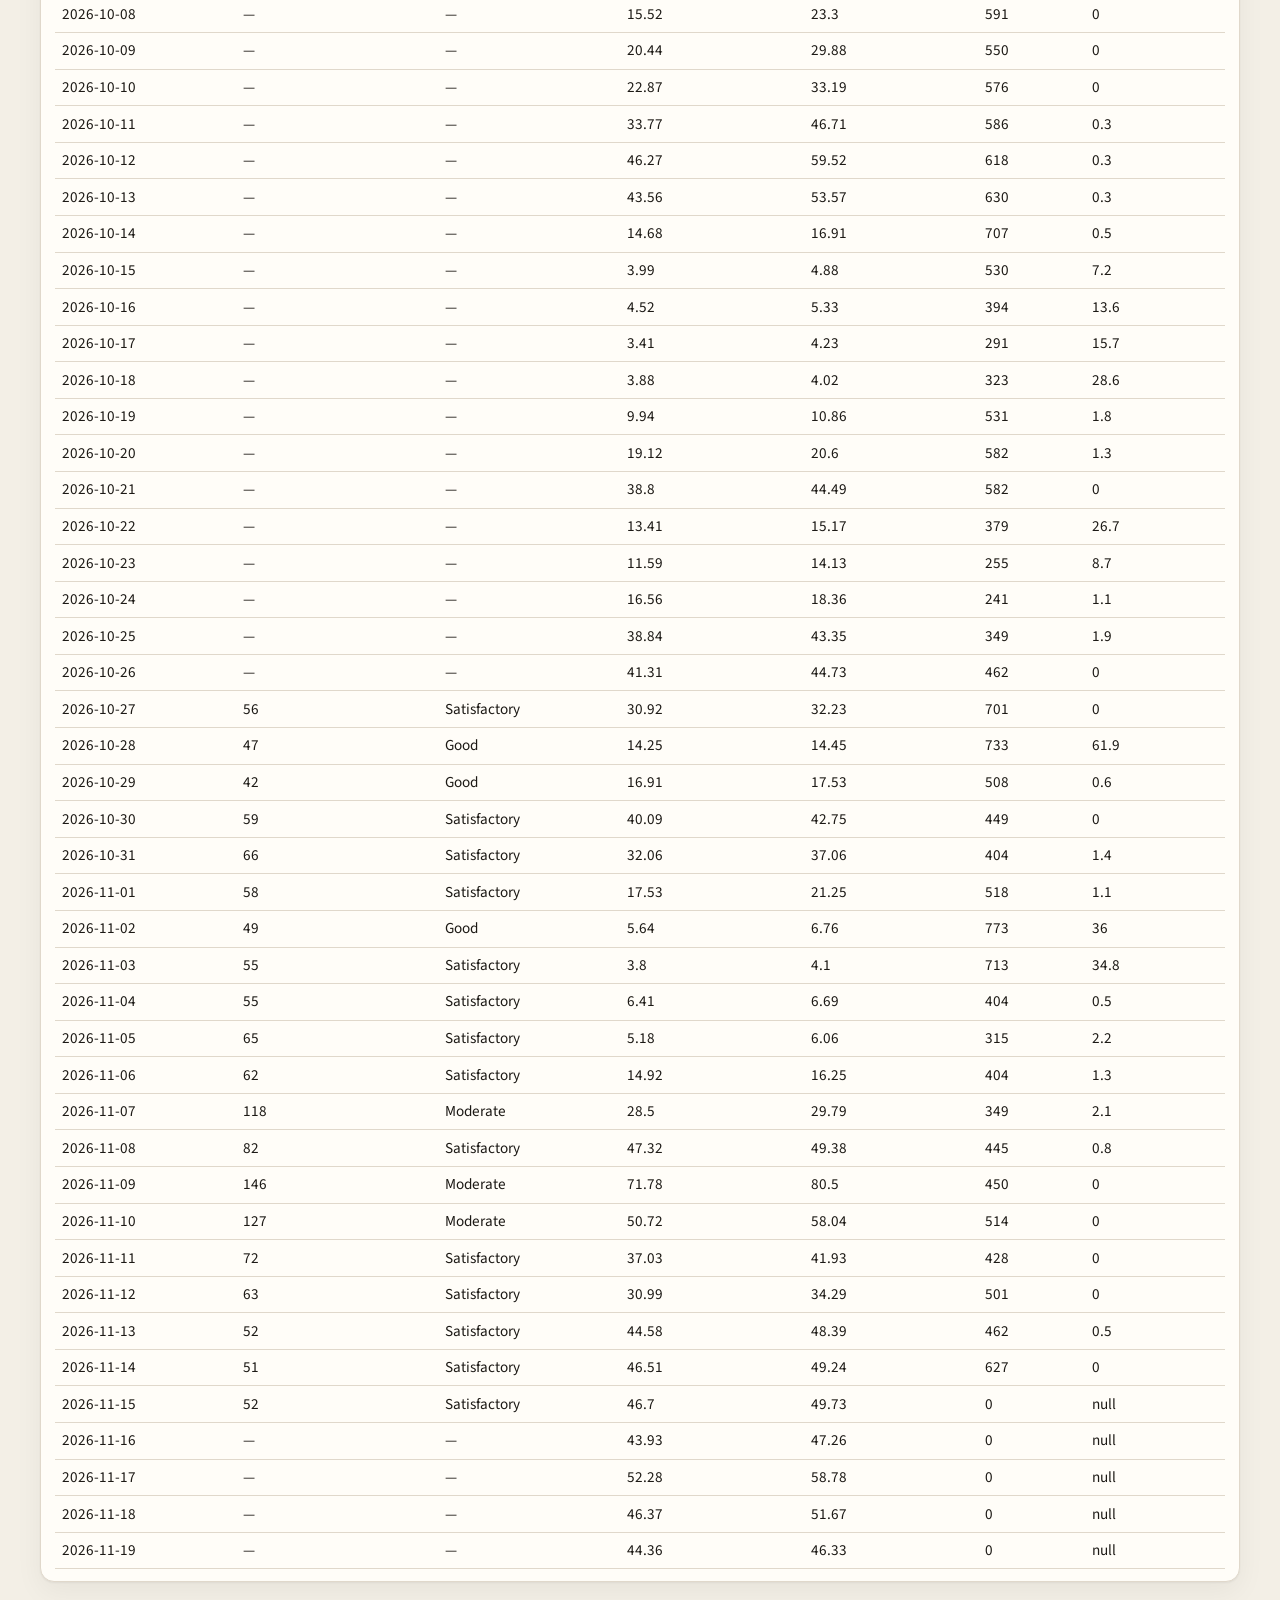
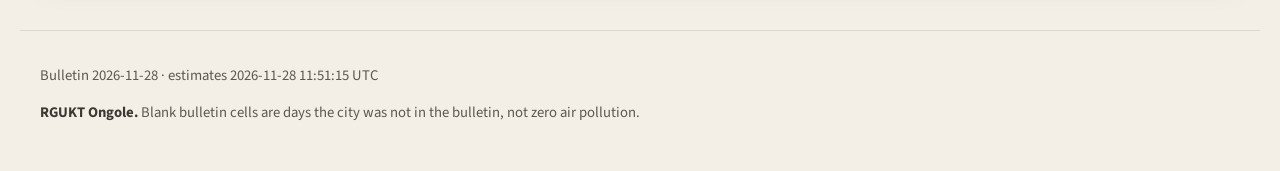
<file: ongole.html>
<!DOCTYPE html>
<html lang="en">
<head>
  <meta charset="utf-8">
  <meta name="viewport" content="width=device-width, initial-scale=1">
  <title>Ongole case study — RGUKT Ongole</title>
  <link rel="icon" href="favicon.svg" type="image/svg+xml">
  <link rel="preconnect" href="https://fonts.googleapis.com">
  <link rel="preconnect" href="https://fonts.gstatic.com" crossorigin>
  <link href="https://fonts.googleapis.com/css2?family=Source+Sans+3:wght@400;600;700&family=Source+Serif+4:opsz,wght@8..60,560;8..60,650&display=swap" rel="stylesheet">
  <link rel="stylesheet" href="css/styles.css">
</head>
<body>
  <a class="skip" href="#content">Skip to content</a>
  <header class="site-header">
    <a class="brand" href="index.html"><span class="mark" aria-hidden="true"></span><span><span class="brand-name">AQI Observatory</span><span class="brand-sub">RGUKT Ongole</span></span></a>
    <button class="nav-toggle" type="button" aria-expanded="false" aria-controls="site-nav">Menu</button>
    <nav id="site-nav" class="site-nav" aria-label="Primary">
      <a href="index.html">Map</a><a href="series.html">Cities</a><a href="ongole.html" aria-current="page">Ongole</a><a href="ncap.html">NCAP</a><a href="health.html">Health</a><a href="emissions.html">Fires &amp; plants</a><a href="enso.html">ENSO</a><a href="data.html">Data</a><a href="methods.html">Methods</a>
    </nav>
  </header>
  <main id="content">
    <p class="kicker">Prakasam district</p>
    <div class="page-head">
      <h1>Ongole, October and November 2026</h1>
      <p class="muted">The archive’s case-study table joins three different things on each day: the CPCB city bulletin when one was published, CAMS model concentrations, and ERA5 weather. Ongole’s monitor appears in the 21 November 2026 bulletin (AQI 83). Its coordinates are not in the CPCB PDF or the XKDR directory used for the map.</p>
    </div>
    <p id="ongole-note" class="callout"></p>
    <section class="block">
      <h2>Bulletin AQI and CAMS particles</h2>
      <div class="chart-box"><canvas id="ongole-aqi" aria-label="Ongole bulletin AQI and CAMS PM"></canvas></div>
      <p class="muted">PM is a model concentration in µg/m³ drawn on the same axis as the unitless bulletin AQI so the timing can be compared. The scales are not interchangeable.</p>
    </section>
    <section class="block">
      <h2>Ventilation weather (ERA5)</h2>
      <div class="chart-box"><canvas id="ongole-wx" aria-label="Ongole boundary layer, wind and rain"></canvas></div>
      <p class="muted">Wind is multiplied by 100 so it is visible beside boundary-layer height in metres. Rain is millimetres.</p>
    </section>
    <section class="block">
      <h2>Daily table</h2>
      <div class="table-wrap">
        <table id="ongole-table">
          <thead><tr><th>Date</th><th>Bulletin AQI</th><th>Category</th><th>CAMS PM2.5</th><th>CAMS PM10</th><th>BLH m</th><th>Rain mm</th></tr></thead>
          <tbody></tbody>
        </table>
      </div>
    </section>
  </main>
  <footer class="site-footer"><p id="updated"></p><p><strong>RGUKT Ongole.</strong> Blank bulletin cells are days the city was not in the bulletin, not zero air pollution.</p></footer>
  <script src="vendor/chart.js"></script>
  <script src="js/nav.js"></script>
  <script src="js/chart-theme.js"></script>
  <script src="js/ongole.js"></script>
</body>
</html>
</file>
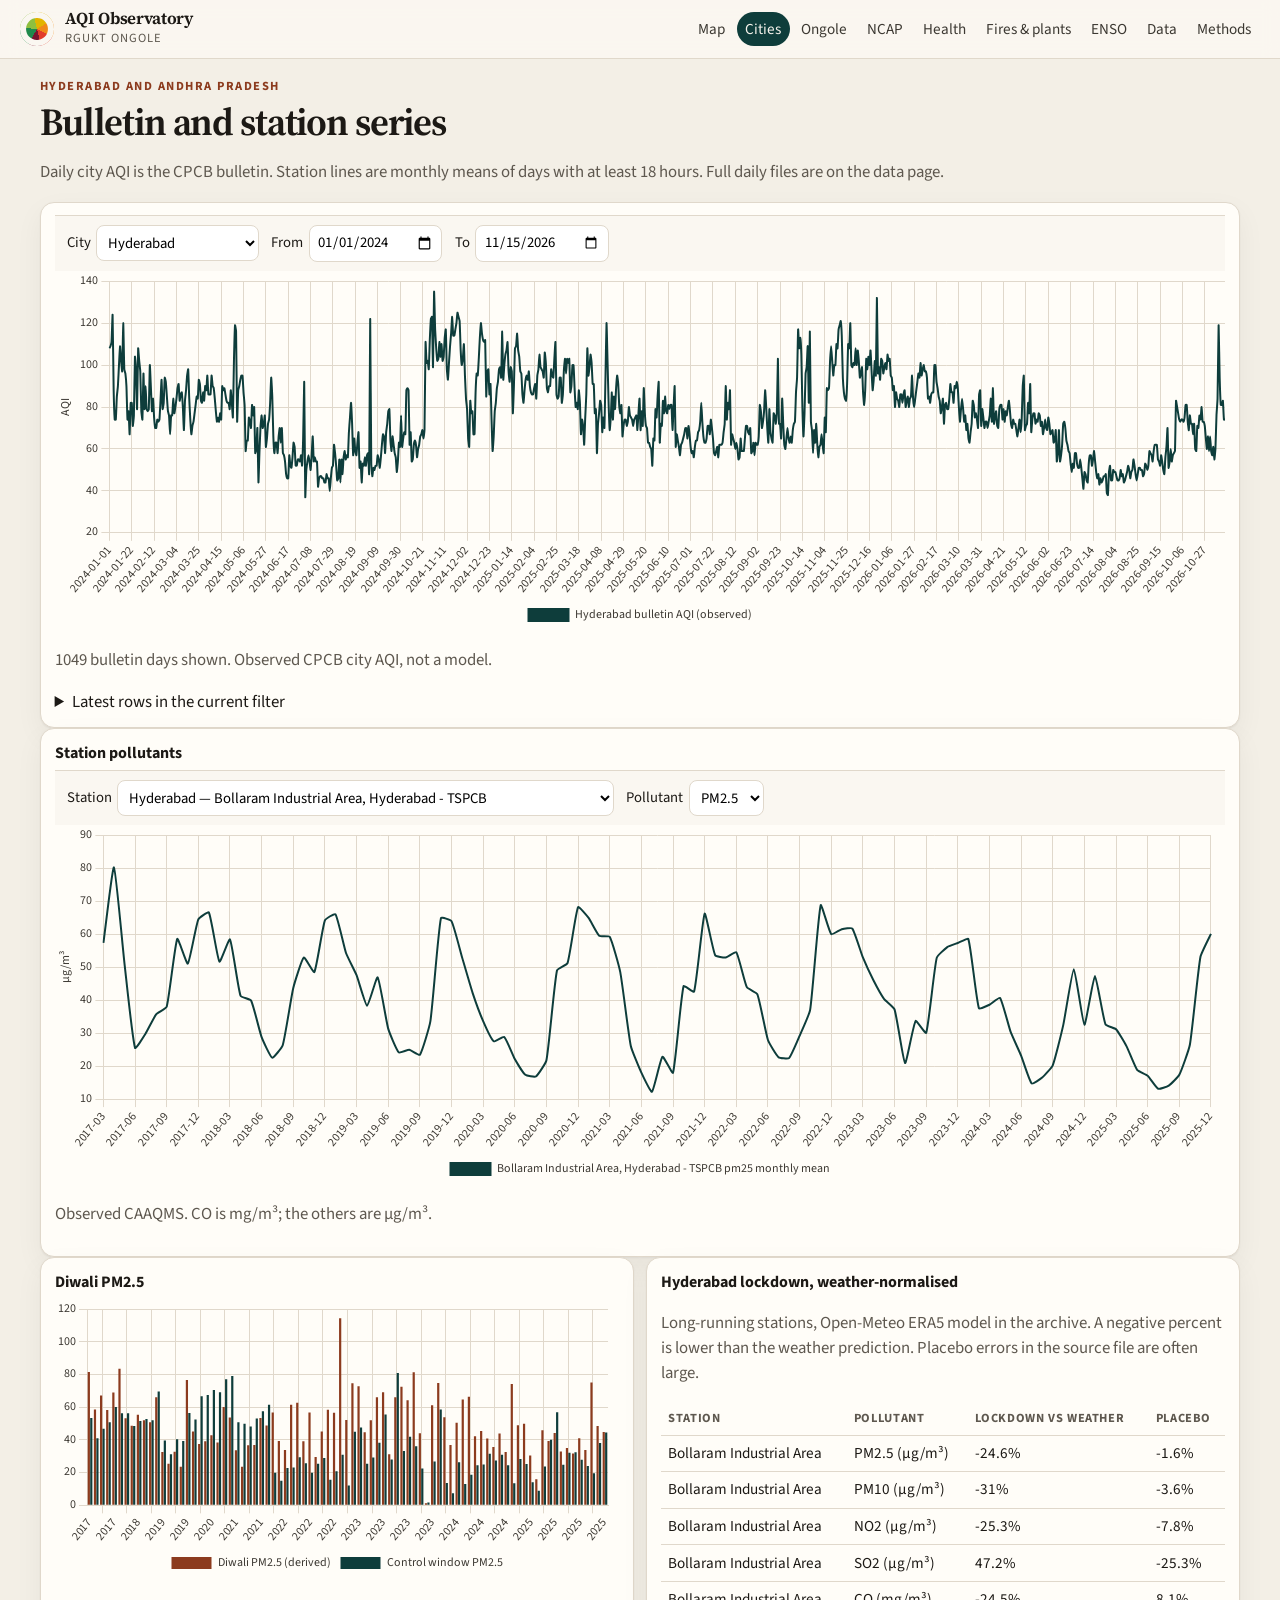
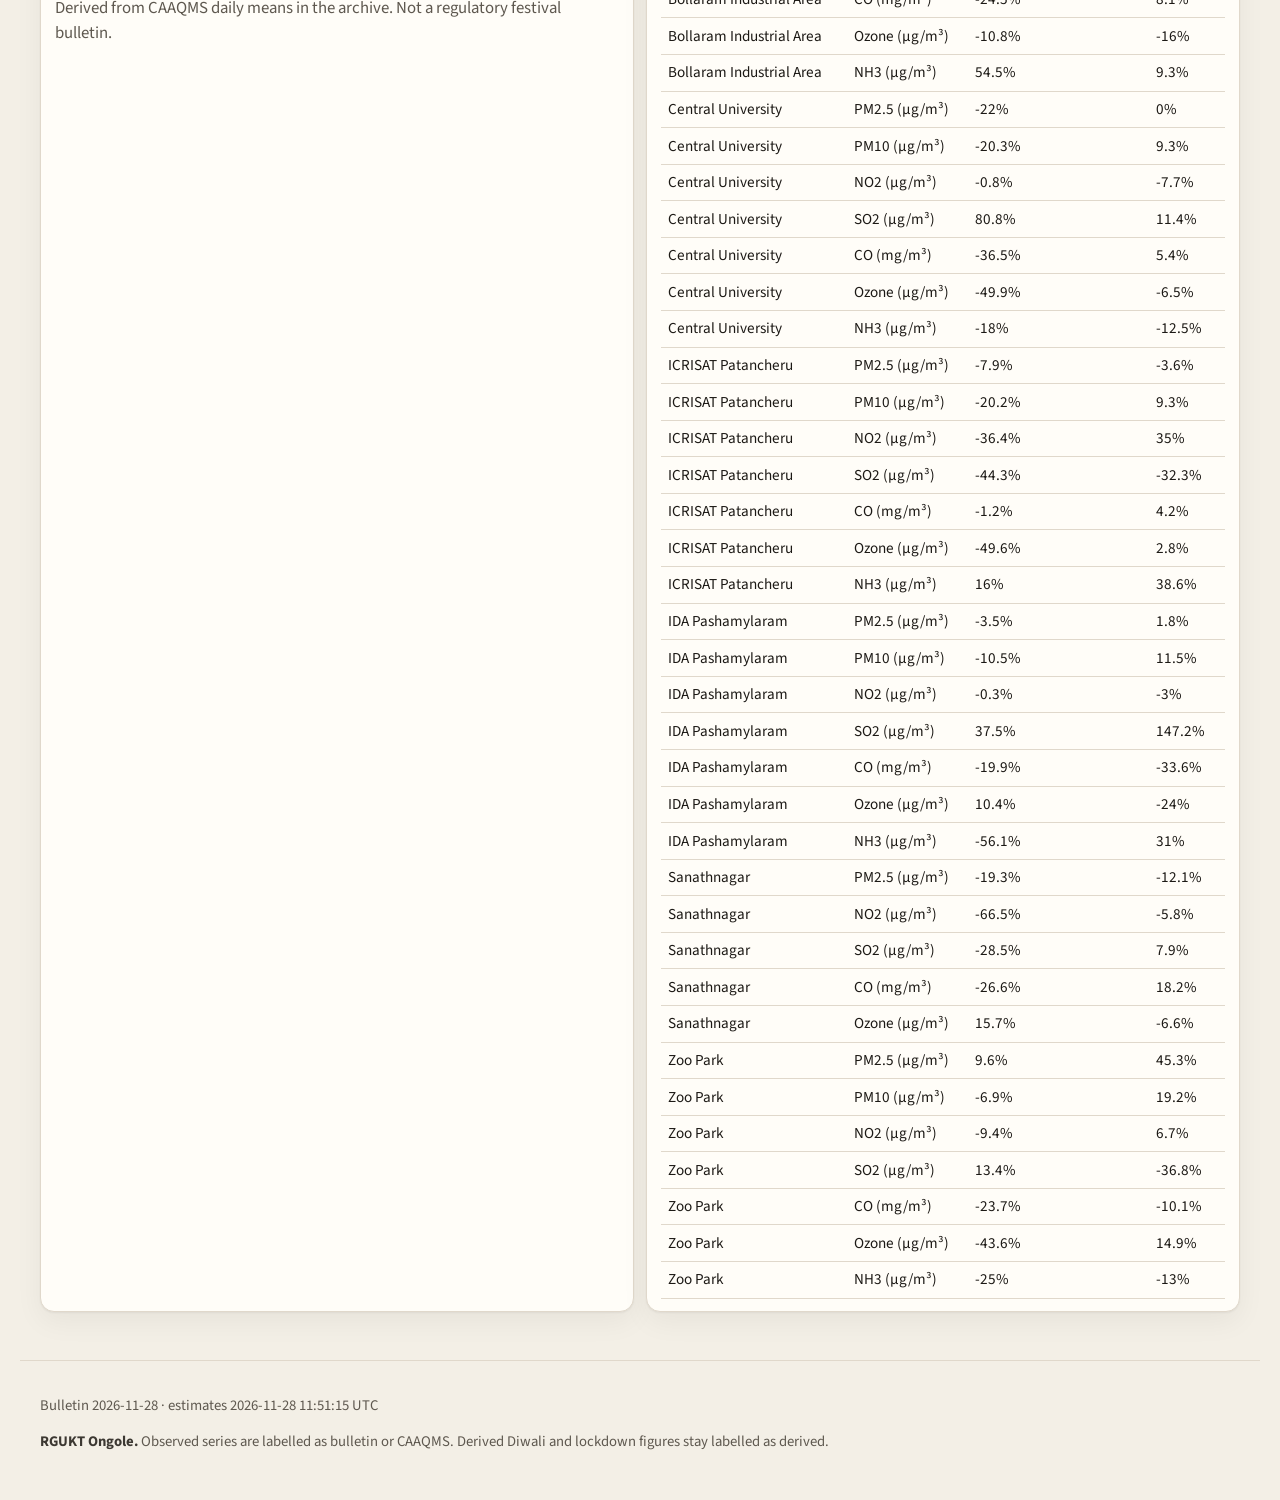
<file: series.html>
<!DOCTYPE html>
<html lang="en">
<head>
  <meta charset="utf-8">
  <meta name="viewport" content="width=device-width, initial-scale=1">
  <title>City series — RGUKT Ongole AQI Observatory</title>
  <link rel="icon" href="favicon.svg" type="image/svg+xml">
  <link rel="preconnect" href="https://fonts.googleapis.com">
  <link rel="preconnect" href="https://fonts.gstatic.com" crossorigin>
  <link href="https://fonts.googleapis.com/css2?family=Source+Sans+3:wght@400;600;700&family=Source+Serif+4:opsz,wght@8..60,560;8..60,650&display=swap" rel="stylesheet">
  <link rel="stylesheet" href="css/styles.css">
</head>
<body>
  <a class="skip" href="#content">Skip to content</a>
  <header class="site-header">
    <a class="brand" href="index.html"><span class="mark" aria-hidden="true"></span><span><span class="brand-name">AQI Observatory</span><span class="brand-sub">RGUKT Ongole</span></span></a>
    <button class="nav-toggle" type="button" aria-expanded="false" aria-controls="site-nav">Menu</button>
    <nav id="site-nav" class="site-nav" aria-label="Primary">
      <a href="index.html">Map</a><a href="series.html" aria-current="page">Cities</a><a href="ongole.html">Ongole</a><a href="ncap.html">NCAP</a><a href="health.html">Health</a><a href="emissions.html">Fires &amp; plants</a><a href="enso.html">ENSO</a><a href="data.html">Data</a><a href="methods.html">Methods</a>
    </nav>
  </header>
  <main id="content">
    <p class="kicker">Hyderabad and Andhra Pradesh</p>
    <div class="page-head"><h1>Bulletin and station series</h1>
      <p class="muted">Daily city AQI is the CPCB bulletin. Station lines are monthly means of days with at least 18 hours. Full daily files are on the data page.</p></div>
    <section class="block">
      <div class="filters">
        <label>City <select id="city"></select></label>
        <label>From <input id="from" type="date"></label>
        <label>To <input id="to" type="date"></label>
      </div>
      <div class="chart-box"><canvas id="city-chart" aria-label="Daily bulletin AQI"></canvas></div>
      <p id="city-note" class="muted"></p>
      <details><summary>Latest rows in the current filter</summary>
        <div class="table-wrap"><table id="city-table"><thead><tr><th>Date</th><th>AQI</th></tr></thead><tbody></tbody></table></div>
      </details>
    </section>
    <section class="block">
      <h2>Station pollutants</h2>
      <div class="filters">
        <label>Station <select id="station"></select></label>
        <label>Pollutant
          <select id="pollutant">
            <option value="pm25">PM2.5</option>
            <option value="pm10">PM10</option>
            <option value="no2">NO2</option>
            <option value="o3">Ozone</option>
            <option value="so2">SO2</option>
            <option value="co">CO</option>
          </select>
        </label>
      </div>
      <div class="chart-box"><canvas id="station-chart" aria-label="Monthly station pollutant"></canvas></div>
      <p class="muted">Observed CAAQMS. CO is mg/m³; the others are µg/m³.</p>
    </section>
    <div class="grid-2">
      <section class="block">
        <h2>Diwali PM2.5</h2>
        <div class="chart-box short"><canvas id="diwali-chart" aria-label="Diwali versus control PM2.5"></canvas></div>
        <p id="diwali-note" class="muted"></p>
      </section>
      <section class="block">
        <h2>Hyderabad lockdown, weather-normalised</h2>
        <p class="muted">Long-running stations, Open-Meteo ERA5 model in the archive. A negative percent is lower than the weather prediction. Placebo errors in the source file are often large.</p>
        <div class="table-wrap"><table id="lock-table"><thead><tr><th>Station</th><th>Pollutant</th><th>Lockdown vs weather</th><th>Placebo</th></tr></thead><tbody></tbody></table></div>
      </section>
    </div>
  </main>
  <footer class="site-footer"><p id="updated"></p><p><strong>RGUKT Ongole.</strong> Observed series are labelled as bulletin or CAAQMS. Derived Diwali and lockdown figures stay labelled as derived.</p></footer>
  <script src="vendor/chart.js"></script>
  <script src="js/nav.js"></script>
  <script src="js/chart-theme.js"></script>
  <script src="js/series.js"></script>
</body>
</html>
</file>
<file: css/styles.css>
:root {
  --ink: #1c1915;
  --ink-soft: #3c3832;
  --muted: #5e584f;
  --paper: #f3efe6;
  --paper-2: #faf7f1;
  --card: #fffdf8;
  --line: #e0d8cb;
  --teal: #0e3d3b;
  --teal-2: #1d6a63;
  --rust: #8c3b1e;
  --focus: #0b4f8a;
  --shadow: 0 1px 2px rgba(28, 25, 21, 0.05), 0 10px 28px rgba(28, 25, 21, 0.05);
  --serif: "Source Serif 4", "Iowan Old Style", Palatino, Georgia, serif;
  --sans: "Source Sans 3", "Segoe UI", sans-serif;
  --header: 4.4rem;
}

* { box-sizing: border-box; }
html { scroll-behavior: smooth; }
body {
  margin: 0;
  color: var(--ink);
  background:
    radial-gradient(1200px 400px at 100% -10%, rgba(29, 106, 99, 0.08), transparent 50%),
    var(--paper);
  font-family: var(--sans);
  font-size: 1.05rem;
  line-height: 1.5;
}
img, svg { max-width: 100%; }
a { color: var(--teal-2); }
a:hover { color: var(--teal); }
:focus-visible {
  outline: 3px solid var(--focus);
  outline-offset: 2px;
}
.skip {
  position: absolute;
  left: 0.75rem;
  top: -3rem;
  background: var(--ink);
  color: white;
  padding: 0.4rem 0.7rem;
  z-index: 20;
}
.skip:focus { top: 0.5rem; }

.site-header {
  position: sticky;
  top: 0;
  z-index: 30;
  display: flex;
  align-items: center;
  gap: 1rem;
  padding: 0.65rem 1.25rem;
  background: rgba(250, 247, 241, 0.94);
  border-bottom: 1px solid var(--line);
  backdrop-filter: blur(8px);
}
.brand {
  display: flex;
  align-items: center;
  gap: 0.7rem;
  color: inherit;
  text-decoration: none;
  min-width: 12rem;
}
.mark {
  width: 2.1rem;
  height: 2.1rem;
  border-radius: 50%;
  background:
    conic-gradient(from 210deg, #1f8a4c 0 18%, #8fbf3f 0 38%, #e2b400 0 58%, #ef8a1a 0 74%, #e23d2b 0 88%, #7a1530 0 100%);
  box-shadow: inset 0 0 0 0.38rem var(--paper-2);
}
.brand-name {
  display: block;
  font-family: var(--serif);
  font-weight: 650;
  letter-spacing: -0.02em;
  line-height: 1.1;
}
.brand-sub {
  display: block;
  color: var(--muted);
  font-size: 0.78rem;
  letter-spacing: 0.08em;
  text-transform: uppercase;
}
.nav-toggle {
  margin-left: auto;
  display: none;
  background: transparent;
  border: 1px solid var(--line);
  border-radius: 999px;
  padding: 0.35rem 0.8rem;
  font: inherit;
}
.site-nav {
  display: flex;
  flex-wrap: wrap;
  gap: 0.2rem 0.15rem;
  margin-left: auto;
}
.site-nav a {
  color: var(--ink-soft);
  text-decoration: none;
  padding: 0.35rem 0.55rem;
  border-radius: 999px;
  font-size: 0.95rem;
}
.site-nav a[aria-current="page"] {
  background: var(--teal);
  color: #f6f3ec;
}
.site-nav a:hover { background: rgba(14, 61, 59, 0.08); }
.site-nav a[aria-current="page"]:hover { background: var(--teal); color: #f6f3ec; }

main { padding: 1.1rem 1.25rem 3rem; max-width: 1240px; margin: 0 auto; }
.lede {
  max-width: 46rem;
  margin: 0.2rem 0 1rem;
}
.lede h1, .page-head h1 {
  font-family: var(--serif);
  font-weight: 650;
  letter-spacing: -0.03em;
  font-size: clamp(1.8rem, 3vw, 2.5rem);
  line-height: 1.12;
  margin: 0 0 0.35rem;
}
.kicker {
  color: var(--rust);
  font-size: 0.78rem;
  letter-spacing: 0.12em;
  text-transform: uppercase;
  font-weight: 700;
  margin: 0 0 0.3rem;
}
.muted { color: var(--muted); }
.page-head { margin-bottom: 1rem; }

.status {
  display: flex;
  flex-wrap: wrap;
  gap: 0.5rem 1rem;
  align-items: center;
  padding: 0.55rem 0.8rem;
  background: var(--card);
  border: 1px solid var(--line);
  border-radius: 12px;
  margin-bottom: 0.8rem;
  font-size: 0.92rem;
}
.dot {
  width: 0.55rem; height: 0.55rem; border-radius: 50%;
  background: var(--teal-2); display: inline-block; margin-right: 0.35rem;
}

.map-layout {
  display: grid;
  grid-template-columns: minmax(0, 1.7fr) minmax(280px, 390px);
  gap: 0.8rem;
  align-items: start;
}
.map-wrap {
  background: var(--card);
  border: 1px solid var(--line);
  border-radius: 16px;
  overflow: hidden;
  box-shadow: var(--shadow);
}
#map { height: min(74vh, 820px); min-height: 460px; background: #e7e1d6; }
.map-toolbar, .legend, .filters {
  display: flex;
  flex-wrap: wrap;
  gap: 0.45rem 0.8rem;
  align-items: center;
  padding: 0.55rem 0.75rem;
  border-top: 1px solid var(--line);
  background: var(--paper-2);
  font-size: 0.92rem;
}
.map-toolbar { border-top: 0; border-bottom: 1px solid var(--line); }
.map-toolbar label, .filters label { display: inline-flex; gap: 0.35rem; align-items: center; }
.legend i {
  width: 0.85rem; height: 0.85rem; border-radius: 50%; display: inline-block;
  margin-right: 0.2rem; vertical-align: -1px; border: 1px solid rgba(0,0,0,.15);
}
.swatch { width: 0.9rem; height: 0.7rem; display: inline-block; margin-right: 0.25rem; border: 1px solid rgba(0,0,0,.15); vertical-align: -1px; }

.panel { display: flex; flex-direction: column; gap: 0.55rem; max-height: calc(74vh + 7rem); overflow: auto; padding-right: 0.15rem; }
.search {
  width: 100%;
  padding: 0.55rem 0.7rem;
  border-radius: 10px;
  border: 1px solid var(--line);
  font: inherit;
  background: white;
}
.card, .block {
  background: var(--card);
  border: 1px solid var(--line);
  border-radius: 14px;
  padding: 0.75rem 0.85rem;
  box-shadow: var(--shadow);
}
.card h2, .block h2, .block h3 { margin: 0 0 0.35rem; font-size: 1rem; }
.card button.card-hit {
  all: unset;
  display: block;
  width: 100%;
  cursor: pointer;
}
.card button.card-hit:focus-visible { outline: 3px solid var(--focus); outline-offset: 3px; }
.place-name { font-weight: 700; }
.place-meta { color: var(--muted); font-size: 0.88rem; }
.pair { display: flex; gap: 0.4rem; flex-wrap: wrap; margin-top: 0.35rem; }
.aqi-pill {
  display: inline-flex;
  align-items: baseline;
  gap: 0.35rem;
  border-radius: 999px;
  padding: 0.12rem 0.55rem;
  font-weight: 700;
  font-variant-numeric: tabular-nums;
}
.aqi-pill small { font-weight: 600; letter-spacing: 0.01em; }
.aqi-pill[data-cat="Good"] { background: #1f8a4c; color: #fff; }
.aqi-pill[data-cat="Satisfactory"] { background: #e4f0c4; color: #1c1915; }
.aqi-pill[data-cat="Moderate"] { background: #ffe56a; color: #1c1915; }
.aqi-pill[data-cat="Poor"] { background: #ffb15a; color: #1c1915; }
.aqi-pill[data-cat="Very Poor"] { background: #e23d2b; color: #fff; }
.aqi-pill[data-cat="Severe"] { background: #7a1530; color: #fff; }
.tag {
  display: inline-block;
  border: 1px solid var(--line);
  border-radius: 999px;
  padding: 0.05rem 0.45rem;
  font-size: 0.75rem;
  letter-spacing: 0.04em;
  text-transform: uppercase;
  color: var(--muted);
}
.tag.model { border-color: #c9b48a; color: #6d4c1b; }
.tag.measured { border-color: #9dccb2; color: #0e3d3b; }

.section-label {
  margin: 0.35rem 0 0;
  font-size: 0.78rem;
  letter-spacing: 0.1em;
  text-transform: uppercase;
  color: var(--muted);
}

table { width: 100%; border-collapse: collapse; font-size: 0.95rem; }
th, td { text-align: left; padding: 0.4rem 0.45rem; border-bottom: 1px solid var(--line); vertical-align: top; }
th { font-size: 0.78rem; letter-spacing: 0.05em; text-transform: uppercase; color: var(--muted); font-weight: 700; }
.table-wrap { overflow-x: auto; }

.filters select, .filters input[type="date"], .filters input[type="search"] {
  font: inherit;
  padding: 0.35rem 0.45rem;
  border: 1px solid var(--line);
  border-radius: 8px;
  background: white;
}
.chart-box { position: relative; height: 360px; }
.chart-box.short { height: 280px; }
.grid-2 { display: grid; grid-template-columns: 1fr 1fr; gap: 0.8rem; }
.stack { display: flex; flex-direction: column; gap: 0.8rem; }

.site-footer {
  border-top: 1px solid var(--line);
  padding: 1.2rem 1.25rem 2rem;
  color: var(--muted);
  font-size: 0.92rem;
  max-width: 1240px;
  margin: 0 auto;
}
.site-footer strong { color: var(--ink-soft); }

.callout {
  border-left: 4px solid var(--teal);
  background: #eef5f3;
  padding: 0.7rem 0.9rem;
  border-radius: 0 10px 10px 0;
}
.callout.warn { border-left-color: var(--rust); background: #fbf3ec; }

.popup h3 { margin: 0 0 0.2rem; font-size: 1rem; }
.popup p { margin: 0.25rem 0; }
.leaflet-container { font-family: var(--sans); }
.leaflet-popup-content { margin: 0.6rem 0.75rem; min-width: 220px; }

button.linkish, .linkish {
  background: var(--teal);
  color: #f6f3ec;
  border: 0;
  border-radius: 999px;
  padding: 0.35rem 0.75rem;
  font: inherit;
  cursor: pointer;
}
button.linkish.secondary, .linkish.secondary {
  background: transparent;
  color: var(--teal);
  border: 1px solid var(--teal);
}

@media (max-width: 960px) {
  .map-layout, .grid-2 { grid-template-columns: 1fr; }
  .panel { max-height: none; }
  #map { height: 68vh; min-height: 380px; }
  .nav-toggle { display: inline-flex; }
  .site-nav {
    display: none;
    position: absolute;
    top: 100%;
    left: 0; right: 0;
    background: var(--paper-2);
    border-bottom: 1px solid var(--line);
    padding: 0.4rem 0.8rem 0.7rem;
    margin: 0;
  }
  .site-nav.open { display: flex; flex-direction: column; }
  .site-header { flex-wrap: wrap; }
}
@media (prefers-reduced-motion: reduce) {
  html { scroll-behavior: auto; }
  * { transition: none !important; animation: none !important; }
}
</file>
